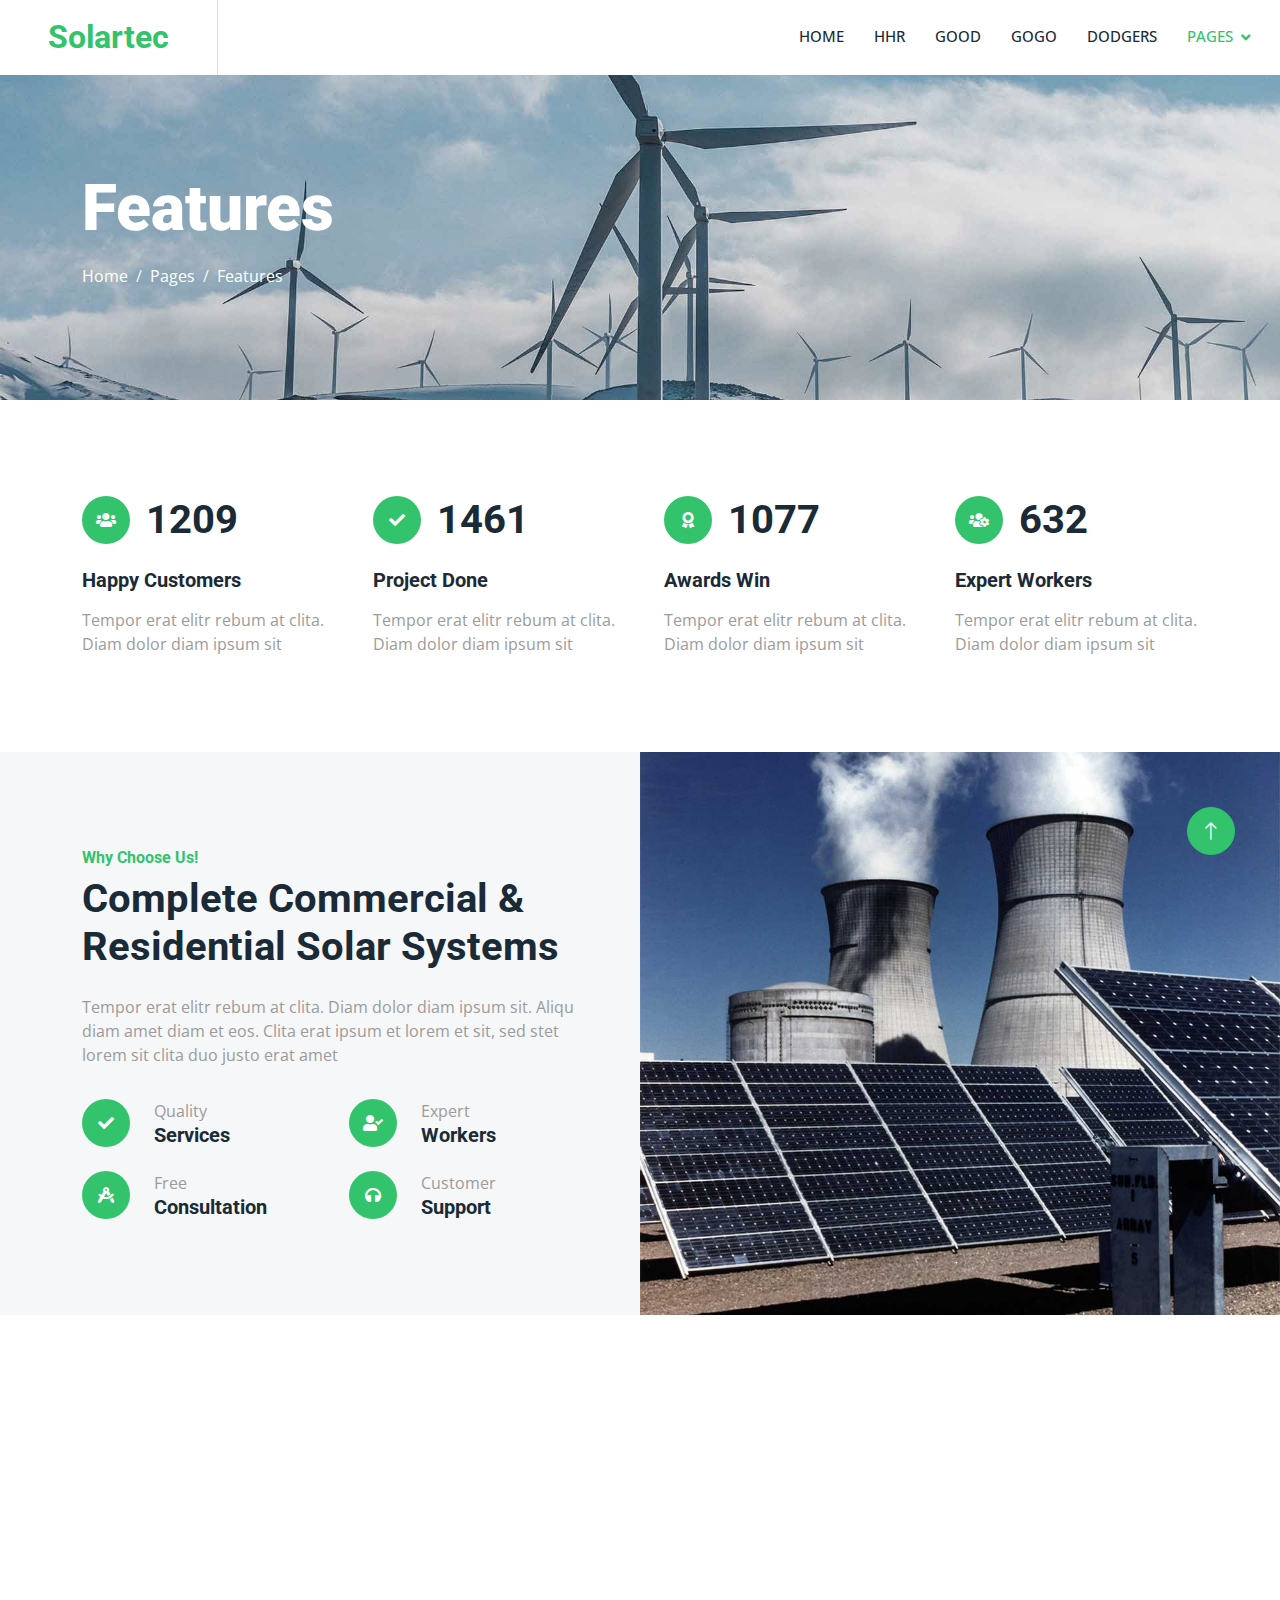
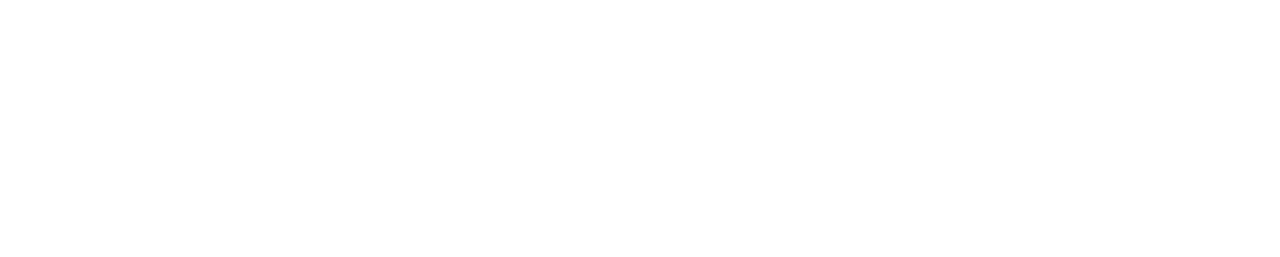
<file: 00fresh.html>
<!DOCTYPE html>
<html lang="en">

<head>
    <meta charset="utf-8">
    <title>道奇球隊介紹-黃楠哲</title>
    <meta content="width=device-width, initial-scale=1.0" name="viewport">
    <meta content="" name="keywords">
    <meta content="" name="description">

    <!-- Favicon -->
    <link href="img/favicon.ico" rel="icon">

    <!-- Google Web Fonts -->
    <link rel="preconnect" href="https://fonts.googleapis.com">
    <link rel="preconnect" href="https://fonts.gstatic.com" crossorigin>
    <link href="https://fonts.googleapis.com/css2?family=Open+Sans:wght@400;500&family=Roboto:wght@500;700;900&display=swap" rel="stylesheet"> 

    <!-- Icon Font Stylesheet -->
    <link href="https://cdnjs.cloudflare.com/ajax/libs/font-awesome/5.10.0/css/all.min.css" rel="stylesheet">
    <link href="https://cdn.jsdelivr.net/npm/bootstrap-icons@1.4.1/font/bootstrap-icons.css" rel="stylesheet">

    <!-- Libraries Stylesheet -->
    <link href="lib/animate/animate.min.css" rel="stylesheet">
    <link href="lib/owlcarousel/assets/owl.carousel.min.css" rel="stylesheet">
    <link href="lib/lightbox/css/lightbox.min.css" rel="stylesheet">

    <!-- Customized Bootstrap Stylesheet -->
    <link href="css/bootstrap.min.css" rel="stylesheet">

    <!-- Template Stylesheet -->
    <link href="css/style.css" rel="stylesheet">
</head>

<body>
    <!-- Spinner Start -->
    <div id="spinner" class="show bg-white position-fixed translate-middle w-100 vh-100 top-50 start-50 d-flex align-items-center justify-content-center">
        <div class="spinner-border text-primary" style="width: 3rem; height: 3rem;" role="status">
            <span class="sr-only">Loading...</span>
        </div>
    </div>
    <!-- Spinner End -->


    <!-- Topbar Start -->
   <!--  <div class="container-fluid bg-dark p-0">
        <div class="row gx-0 d-none d-lg-flex">
            <div class="col-lg-7 px-5 text-start">
                <div class="h-100 d-inline-flex align-items-center me-4">
                    <small class="fa fa-map-marker-alt text-primary me-2"></small>
                    <small>123 Street, New York, USA</small>
                </div>
                <div class="h-100 d-inline-flex align-items-center">
                    <small class="far fa-clock text-primary me-2"></small>
                    <small>Mon - Fri : 09.00 AM - 09.00 PM</small>
                </div>
            </div>
            <div class="col-lg-5 px-5 text-end">
                <div class="h-100 d-inline-flex align-items-center me-4">
                    <small class="fa fa-phone-alt text-primary me-2"></small>
                    <small>+012 345 6789</small>
                </div>
                <div class="h-100 d-inline-flex align-items-center mx-n2">
                    <a class="btn btn-square btn-link rounded-0 border-0 border-end border-secondary" href=""><i class="fab fa-facebook-f"></i></a>
                    <a class="btn btn-square btn-link rounded-0 border-0 border-end border-secondary" href=""><i class="fab fa-twitter"></i></a>
                    <a class="btn btn-square btn-link rounded-0 border-0 border-end border-secondary" href=""><i class="fab fa-linkedin-in"></i></a>
                    <a class="btn btn-square btn-link rounded-0" href=""><i class="fab fa-instagram"></i></a>
                </div>
            </div>
        </div>
    </div> -->
    <!-- Topbar End -->


    <!-- Navbar Start -->
    <nav class="navbar navbar-expand-lg bg-white navbar-light sticky-top p-0">
        <a href="index.html" class="navbar-brand d-flex align-items-center border-end px-4 px-lg-5">
            <h2 class="m-0 text-primary">Solartec</h2>
        </a>
        <button type="button" class="navbar-toggler me-4" data-bs-toggle="collapse" data-bs-target="#navbarCollapse">
            <span class="navbar-toggler-icon"></span>
        </button>
        <div class="collapse navbar-collapse" id="navbarCollapse">
            <div class="navbar-nav ms-auto p-4 p-lg-0">
                <a href="./index.html" class="nav-item nav-link ">Home</a>
                <a href="./00about.html" class="nav-item nav-link">HHr</a>
                <a href="./00knowledge.html" class="nav-item nav-link">good</a>
                <a href="./00contact.html" class="nav-item nav-link">gogo</a>
                <a href="./00knowledge copy 2.html" class="nav-item nav-link">dodgers</a>
                <div class="nav-item dropdown">
                    <a href="#" class="nav-link dropdown-toggle active " data-bs-toggle="dropdown">Pages</a>
                    
                    <div class="dropdown-menu bg-light m-0">
                        <a href="./00fresh.html" class="dropdown-item active">1</a>
                        <a href="./00part.html" class="dropdown-item">2</a>
                        <!-- <a href="team.html" class="dropdown-item">Our Team</a>
                        <a href="testimonial.html" class="dropdown-item">Testimonial</a>
                        <a href="404.html" class="dropdown-item">404 Page</a> -->
                    </div>
                </div>
                <!-- <a href="contact.html" class="nav-item nav-link">Contact</a> -->
            </div>
           <!--  <a href="" class="btn btn-primary rounded-0 py-4 px-lg-5 d-none d-lg-block">Get A Quote<i class="fa fa-arrow-right ms-3"></i></a> -->
        </div>
    </nav>
    <!-- Navbar End -->


    <!-- Page Header Start -->
    <div class="container-fluid page-header py-5 mb-5">
        <div class="container py-5">
            <h1 class="display-3 text-white mb-3 animated slideInDown">Features</h1>
            <nav aria-label="breadcrumb animated slideInDown">
                <ol class="breadcrumb">
                    <li class="breadcrumb-item"><a class="text-white" href="#">Home</a></li>
                    <li class="breadcrumb-item"><a class="text-white" href="#">Pages</a></li>
                    <li class="breadcrumb-item text-white active" aria-current="page">Features</li>
                </ol>
            </nav>
        </div>
    </div>
    <!-- Page Header End -->


    <!-- Feature Start -->
    <div class="container-xxl py-5">
        <div class="container">
            <div class="row g-5">
                <div class="col-md-6 col-lg-3 wow fadeIn" data-wow-delay="0.1s">
                    <div class="d-flex align-items-center mb-4">
                        <div class="btn-lg-square bg-primary rounded-circle me-3">
                            <i class="fa fa-users text-white"></i>
                        </div>
                        <h1 class="mb-0" data-toggle="counter-up">3453</h1>
                    </div>
                    <h5 class="mb-3">Happy Customers</h5>
                    <span>Tempor erat elitr rebum at clita. Diam dolor diam ipsum sit</span>
                </div>
                <div class="col-md-6 col-lg-3 wow fadeIn" data-wow-delay="0.3s">
                    <div class="d-flex align-items-center mb-4">
                        <div class="btn-lg-square bg-primary rounded-circle me-3">
                            <i class="fa fa-check text-white"></i>
                        </div>
                        <h1 class="mb-0" data-toggle="counter-up">4234</h1>
                    </div>
                    <h5 class="mb-3">Project Done</h5>
                    <span>Tempor erat elitr rebum at clita. Diam dolor diam ipsum sit</span>
                </div>
                <div class="col-md-6 col-lg-3 wow fadeIn" data-wow-delay="0.5s">
                    <div class="d-flex align-items-center mb-4">
                        <div class="btn-lg-square bg-primary rounded-circle me-3">
                            <i class="fa fa-award text-white"></i>
                        </div>
                        <h1 class="mb-0" data-toggle="counter-up">3123</h1>
                    </div>
                    <h5 class="mb-3">Awards Win</h5>
                    <span>Tempor erat elitr rebum at clita. Diam dolor diam ipsum sit</span>
                </div>
                <div class="col-md-6 col-lg-3 wow fadeIn" data-wow-delay="0.7s">
                    <div class="d-flex align-items-center mb-4">
                        <div class="btn-lg-square bg-primary rounded-circle me-3">
                            <i class="fa fa-users-cog text-white"></i>
                        </div>
                        <h1 class="mb-0" data-toggle="counter-up">1831</h1>
                    </div>
                    <h5 class="mb-3">Expert Workers</h5>
                    <span>Tempor erat elitr rebum at clita. Diam dolor diam ipsum sit</span>
                </div>
            </div>
        </div>
    </div>
    <!-- Feature Start -->


    <!-- Feature Start -->
    <div class="container-fluid bg-light overflow-hidden my-5 px-lg-0">
        <div class="container feature px-lg-0">
            <div class="row g-0 mx-lg-0">
                <div class="col-lg-6 feature-text py-5 wow fadeIn" data-wow-delay="0.1s">
                    <div class="p-lg-5 ps-lg-0">
                        <h6 class="text-primary">Why Choose Us!</h6>
                        <h1 class="mb-4">Complete Commercial & Residential Solar Systems</h1>
                        <p class="mb-4 pb-2">Tempor erat elitr rebum at clita. Diam dolor diam ipsum sit. Aliqu diam amet diam et eos. Clita erat ipsum et lorem et sit, sed stet lorem sit clita duo justo erat amet</p>
                        <div class="row g-4">
                            <div class="col-6">
                                <div class="d-flex align-items-center">
                                    <div class="btn-lg-square bg-primary rounded-circle">
                                        <i class="fa fa-check text-white"></i>
                                    </div>
                                    <div class="ms-4">
                                        <p class="mb-0">Quality</p>
                                        <h5 class="mb-0">Services</h5>
                                    </div>
                                </div>
                            </div>
                            <div class="col-6">
                                <div class="d-flex align-items-center">
                                    <div class="btn-lg-square bg-primary rounded-circle">
                                        <i class="fa fa-user-check text-white"></i>
                                    </div>
                                    <div class="ms-4">
                                        <p class="mb-0">Expert</p>
                                        <h5 class="mb-0">Workers</h5>
                                    </div>
                                </div>
                            </div>
                            <div class="col-6">
                                <div class="d-flex align-items-center">
                                    <div class="btn-lg-square bg-primary rounded-circle">
                                        <i class="fa fa-drafting-compass text-white"></i>
                                    </div>
                                    <div class="ms-4">
                                        <p class="mb-0">Free</p>
                                        <h5 class="mb-0">Consultation</h5>
                                    </div>
                                </div>
                            </div>
                            <div class="col-6">
                                <div class="d-flex align-items-center">
                                    <div class="btn-lg-square bg-primary rounded-circle">
                                        <i class="fa fa-headphones text-white"></i>
                                    </div>
                                    <div class="ms-4">
                                        <p class="mb-0">Customer</p>
                                        <h5 class="mb-0">Support</h5>
                                    </div>
                                </div>
                            </div>
                        </div>
                    </div>
                </div>
                <div class="col-lg-6 pe-lg-0 wow fadeIn" data-wow-delay="0.5s" style="min-height: 400px;">
                    <div class="position-relative h-100">
                        <img class="position-absolute img-fluid w-100 h-100" src="img/feature.jpg" style="object-fit: cover;" alt="">
                    </div>
                </div>
            </div>
        </div>
    </div>
    <!-- Feature End -->
        

    <!-- Footer Start -->
    <div class="container-fluid bg-dark text-body footer pt-5 wow fadeIn" data-wow-delay="0.1s" style="margin-top: 6rem;">
        <div class="container py-5">
            <div class="row g-5">
                <div class="col-lg-3 col-md-6">
                    <h5 class="text-white mb-4">聯絡方式</h5>
                    <p class="mb-2"><i class="fa fa-map-marker-alt me-3"></i>123 Street, New York, USA</p>
                    <p class="mb-2"><i class="fa fa-phone-alt me-3"></i>+012 345 67890</p>
                    <p class="mb-2"><i class="fa fa-envelope me-3"></i>info@example.com</p>
                    <div class="d-flex pt-2">
                        <a class="btn btn-square btn-outline-light btn-social" href=""><i class="fab fa-twitter"></i></a>
                        <a class="btn btn-square btn-outline-light btn-social" href=""><i class="fab fa-facebook-f"></i></a>
                        <a class="btn btn-square btn-outline-light btn-social" href=""><i class="fab fa-youtube"></i></a>
                        <a class="btn btn-square btn-outline-light btn-social" href=""><i class="fab fa-linkedin-in"></i></a>
                    </div>
                </div>
                <div class="col-lg-3 col-md-6">
                    <h5 class="text-white mb-4">Quick Links</h5>
                    <a class="btn btn-link" href="">About Us</a>
                    <a class="btn btn-link" href="">Contact Us</a>
                    <a class="btn btn-link" href="">Our Services</a>
                    <a class="btn btn-link" href="">Terms & Condition</a>
                    <a class="btn btn-link" href="">Support</a>
                </div>
                <div class="col-lg-3 col-md-6">
                    <h5 class="text-white mb-4">Project Gallery</h5>
                    <div class="row g-2">
                        <div class="col-4">
                            <img class="img-fluid rounded" src="img/gallery-1.jpg" alt="">
                        </div>
                        <div class="col-4">
                            <img class="img-fluid rounded" src="img/gallery-2.jpg" alt="">
                        </div>
                        <div class="col-4">
                            <img class="img-fluid rounded" src="img/gallery-3.jpg" alt="">
                        </div>
                        <div class="col-4">
                            <img class="img-fluid rounded" src="img/gallery-4.jpg" alt="">
                        </div>
                        <div class="col-4">
                            <img class="img-fluid rounded" src="img/gallery-5.jpg" alt="">
                        </div>
                        <div class="col-4">
                            <img class="img-fluid rounded" src="img/gallery-6.jpg" alt="">
                        </div>
                    </div>
                </div>
                <div class="col-lg-3 col-md-6">
                    <h5 class="text-white mb-4">Newsletter</h5>
                    <p>Dolor amet sit justo amet elitr clita ipsum elitr est.</p>
                    <div class="position-relative mx-auto" style="max-width: 400px;">
                        <input class="form-control border-0 w-100 py-3 ps-4 pe-5" type="text" placeholder="Your email">
                        <button type="button" class="btn btn-primary py-2 position-absolute top-0 end-0 mt-2 me-2">SignUp</button>
                    </div>
                </div>
            </div>
        </div>
        <div class="container">
            <div class="copyright">
                <div class="row">
                    <div class="col-md-6 text-center text-md-start mb-3 mb-md-0">
                        &copy; <a href="#">上課使用</a>, 別告我.
                    </div>
                    <div class="col-md-6 text-center text-md-end">
                        <!--/*** This template is free as long as you keep the footer author’s credit link/attribution link/backlink. If you'd like to use the template without the footer author’s credit link/attribution link/backlink, you can purchase the Credit Removal License from "https://htmlcodex.com/credit-removal". Thank you for your support. ***/-->
                        Designed By <a href="">黃楠哲</a>
                        <br>Distributed By: <a href="https://themewagon.com" target="_blank">ThemeWagon</a>
                    </div>
                </div>
            </div>
        </div>
    </div>
    <!-- Footer End -->


    <!-- Back to Top -->
    <a href="#" class="btn btn-lg btn-primary btn-lg-square rounded-circle back-to-top"><i class="bi bi-arrow-up"></i></a>


    <!-- JavaScript Libraries -->
    <script src="https://code.jquery.com/jquery-3.4.1.min.js"></script>
    <script src="https://cdn.jsdelivr.net/npm/bootstrap@5.0.0/dist/js/bootstrap.bundle.min.js"></script>
    <script src="lib/wow/wow.min.js"></script>
    <script src="lib/easing/easing.min.js"></script>
    <script src="lib/waypoints/waypoints.min.js"></script>
    <script src="lib/counterup/counterup.min.js"></script>
    <script src="lib/owlcarousel/owl.carousel.min.js"></script>
    <script src="lib/isotope/isotope.pkgd.min.js"></script>
    <script src="lib/lightbox/js/lightbox.min.js"></script>

    <!-- Template Javascript -->
    <script src="js/main.js"></script>
</body>

</html>
</file>
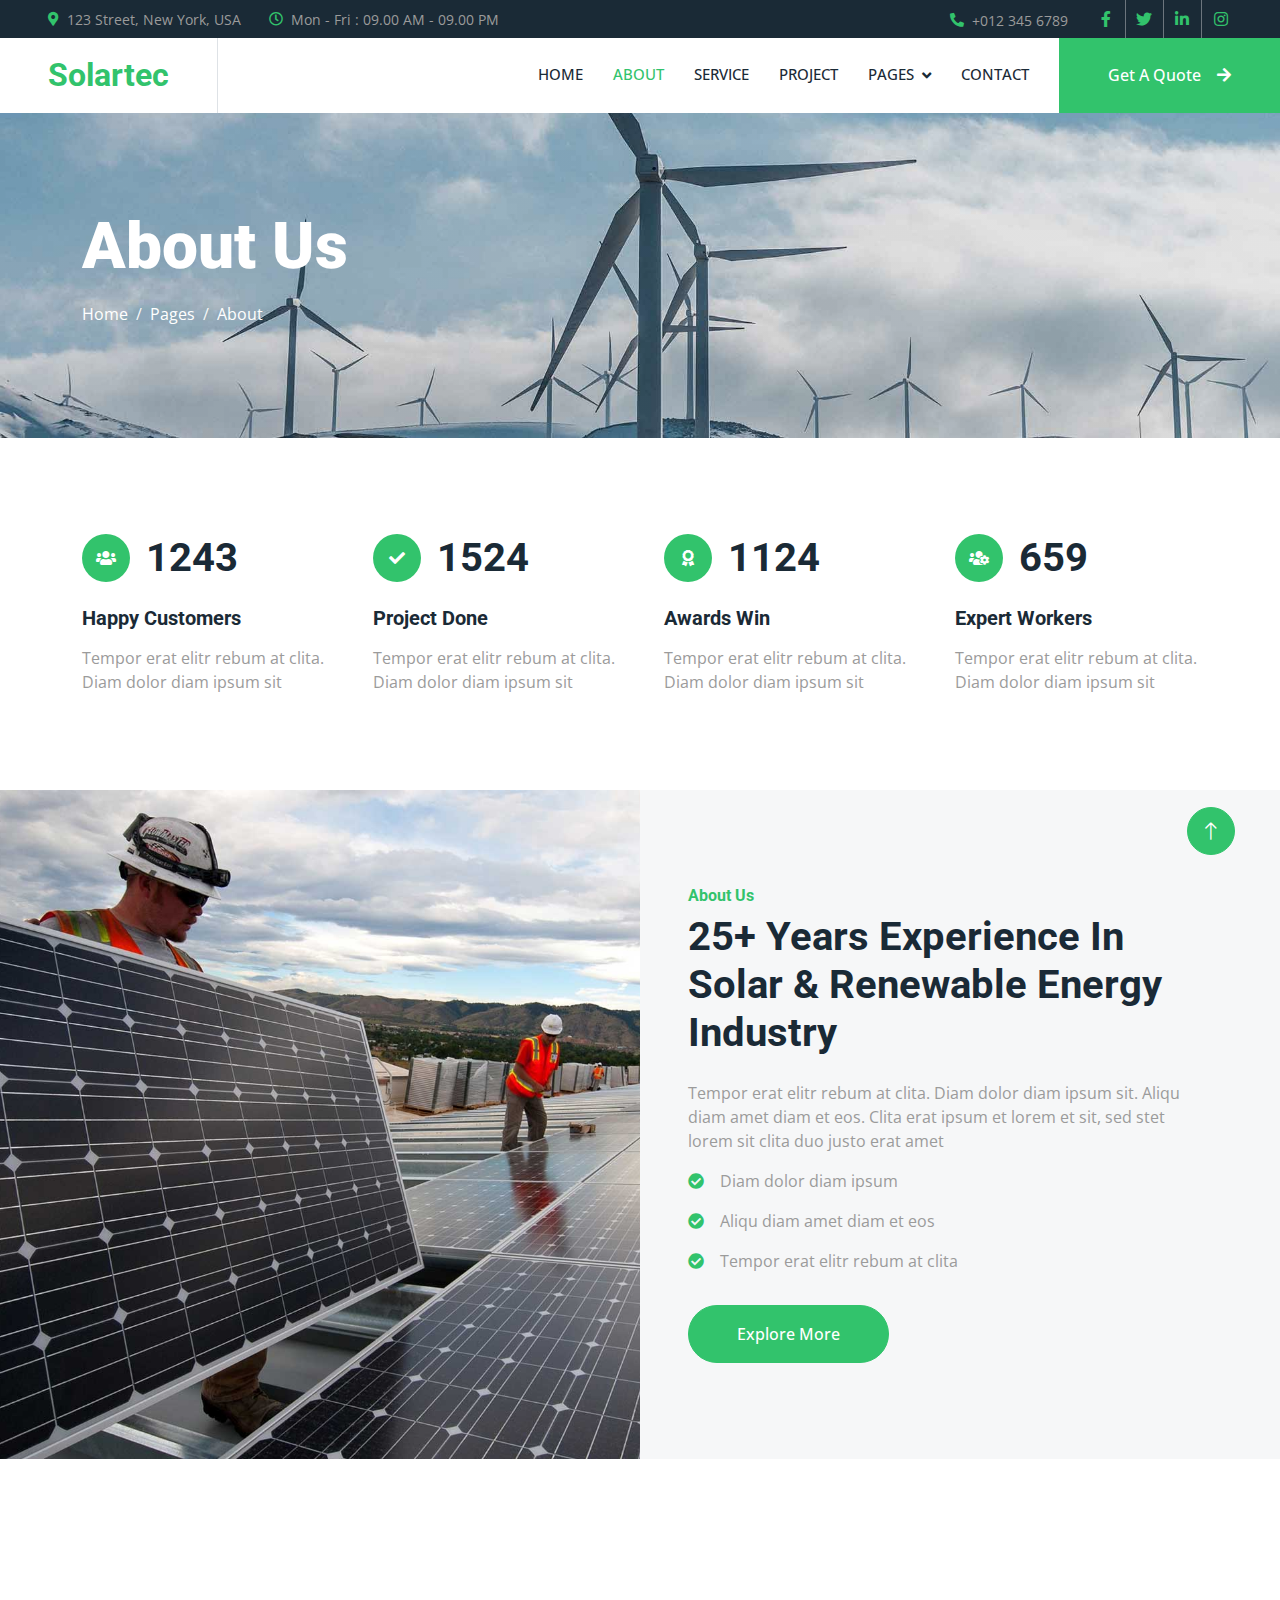
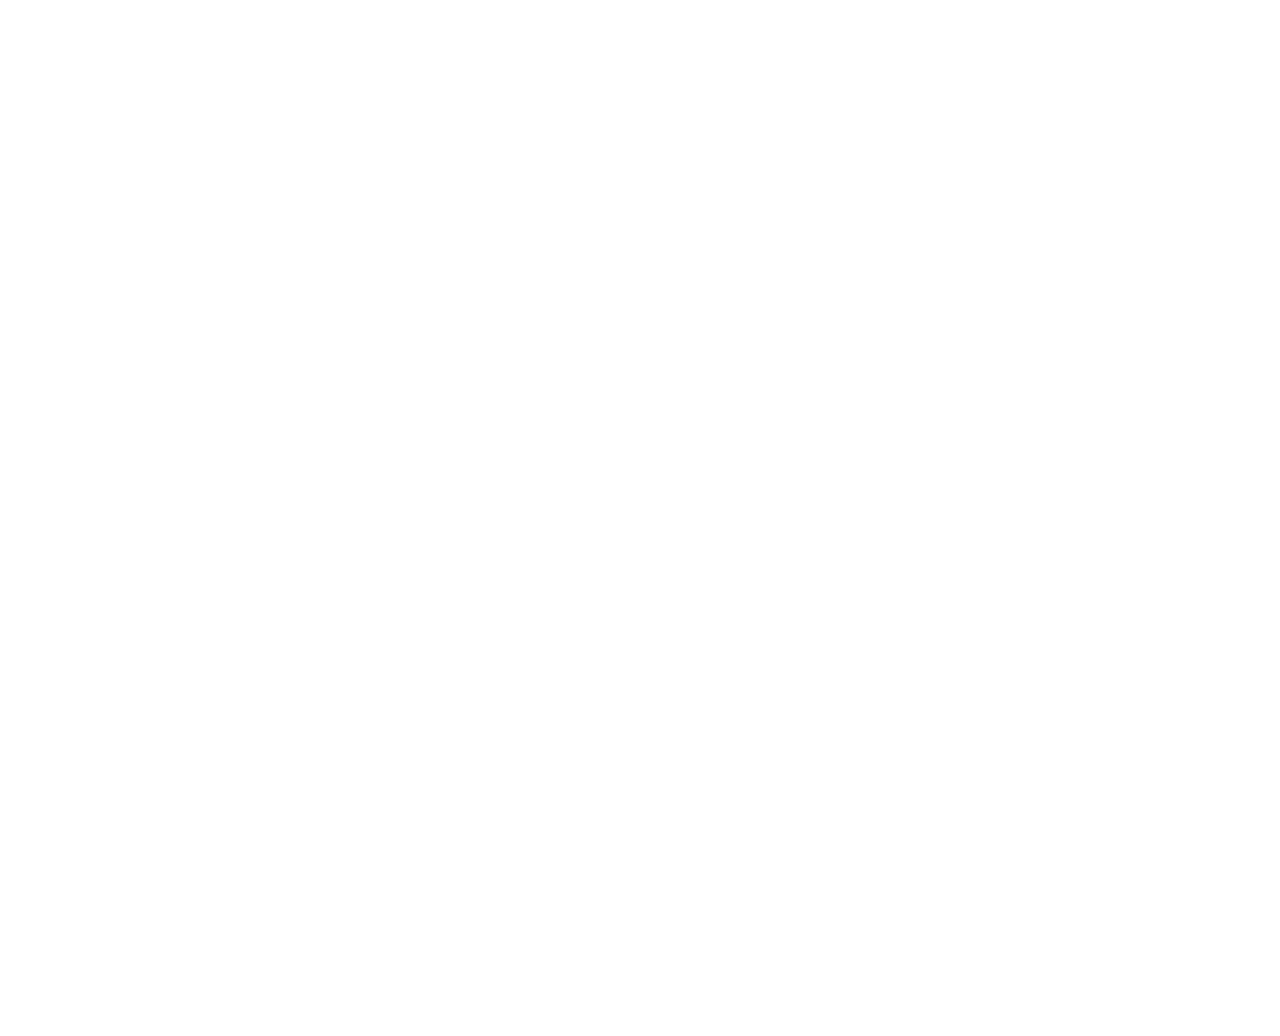
<file: about.html>
<!DOCTYPE html>
<html lang="en">

<head>
    <meta charset="utf-8">
    <title>Solartec - Renewable Energy Website Template</title>
    <meta content="width=device-width, initial-scale=1.0" name="viewport">
    <meta content="" name="keywords">
    <meta content="" name="description">

    <!-- Favicon -->
    <link href="img/favicon.ico" rel="icon">

    <!-- Google Web Fonts -->
    <link rel="preconnect" href="https://fonts.googleapis.com">
    <link rel="preconnect" href="https://fonts.gstatic.com" crossorigin>
    <link href="https://fonts.googleapis.com/css2?family=Open+Sans:wght@400;500&family=Roboto:wght@500;700;900&display=swap" rel="stylesheet"> 

    <!-- Icon Font Stylesheet -->
    <link href="https://cdnjs.cloudflare.com/ajax/libs/font-awesome/5.10.0/css/all.min.css" rel="stylesheet">
    <link href="https://cdn.jsdelivr.net/npm/bootstrap-icons@1.4.1/font/bootstrap-icons.css" rel="stylesheet">

    <!-- Libraries Stylesheet -->
    <link href="lib/animate/animate.min.css" rel="stylesheet">
    <link href="lib/owlcarousel/assets/owl.carousel.min.css" rel="stylesheet">
    <link href="lib/lightbox/css/lightbox.min.css" rel="stylesheet">

    <!-- Customized Bootstrap Stylesheet -->
    <link href="css/bootstrap.min.css" rel="stylesheet">

    <!-- Template Stylesheet -->
    <link href="css/style.css" rel="stylesheet">
</head>

<body>
    <!-- Spinner Start -->
    <div id="spinner" class="show bg-white position-fixed translate-middle w-100 vh-100 top-50 start-50 d-flex align-items-center justify-content-center">
        <div class="spinner-border text-primary" style="width: 3rem; height: 3rem;" role="status">
            <span class="sr-only">Loading...</span>
        </div>
    </div>
    <!-- Spinner End -->


    <!-- Topbar Start -->
    <div class="container-fluid bg-dark p-0">
        <div class="row gx-0 d-none d-lg-flex">
            <div class="col-lg-7 px-5 text-start">
                <div class="h-100 d-inline-flex align-items-center me-4">
                    <small class="fa fa-map-marker-alt text-primary me-2"></small>
                    <small>123 Street, New York, USA</small>
                </div>
                <div class="h-100 d-inline-flex align-items-center">
                    <small class="far fa-clock text-primary me-2"></small>
                    <small>Mon - Fri : 09.00 AM - 09.00 PM</small>
                </div>
            </div>
            <div class="col-lg-5 px-5 text-end">
                <div class="h-100 d-inline-flex align-items-center me-4">
                    <small class="fa fa-phone-alt text-primary me-2"></small>
                    <small>+012 345 6789</small>
                </div>
                <div class="h-100 d-inline-flex align-items-center mx-n2">
                    <a class="btn btn-square btn-link rounded-0 border-0 border-end border-secondary" href=""><i class="fab fa-facebook-f"></i></a>
                    <a class="btn btn-square btn-link rounded-0 border-0 border-end border-secondary" href=""><i class="fab fa-twitter"></i></a>
                    <a class="btn btn-square btn-link rounded-0 border-0 border-end border-secondary" href=""><i class="fab fa-linkedin-in"></i></a>
                    <a class="btn btn-square btn-link rounded-0" href=""><i class="fab fa-instagram"></i></a>
                </div>
            </div>
        </div>
    </div>
    <!-- Topbar End -->


    <!-- Navbar Start -->
    <nav class="navbar navbar-expand-lg bg-white navbar-light sticky-top p-0">
        <a href="index.html" class="navbar-brand d-flex align-items-center border-end px-4 px-lg-5">
            <h2 class="m-0 text-primary">Solartec</h2>
        </a>
        <button type="button" class="navbar-toggler me-4" data-bs-toggle="collapse" data-bs-target="#navbarCollapse">
            <span class="navbar-toggler-icon"></span>
        </button>
        <div class="collapse navbar-collapse" id="navbarCollapse">
            <div class="navbar-nav ms-auto p-4 p-lg-0">
                <a href="index.html" class="nav-item nav-link">Home</a>
                <a href="about.html" class="nav-item nav-link active">About</a>
                <a href="service.html" class="nav-item nav-link">Service</a>
                <a href="project.html" class="nav-item nav-link">Project</a>
                <div class="nav-item dropdown">
                    <a href="#" class="nav-link dropdown-toggle" data-bs-toggle="dropdown">Pages</a>
                    <div class="dropdown-menu bg-light m-0">
                        <a href="feature.html" class="dropdown-item">Feature</a>
                        <a href="quote.html" class="dropdown-item">Free Quote</a>
                        <a href="team.html" class="dropdown-item">Our Team</a>
                        <a href="testimonial.html" class="dropdown-item">Testimonial</a>
                        <a href="404.html" class="dropdown-item">404 Page</a>
                    </div>
                </div>
                <a href="contact.html" class="nav-item nav-link">Contact</a>
            </div>
            <a href="" class="btn btn-primary rounded-0 py-4 px-lg-5 d-none d-lg-block">Get A Quote<i class="fa fa-arrow-right ms-3"></i></a>
        </div>
    </nav>
    <!-- Navbar End -->


    <!-- Page Header Start -->
    <div class="container-fluid page-header py-5 mb-5">
        <div class="container py-5">
            <h1 class="display-3 text-white mb-3 animated slideInDown">About Us</h1>
            <nav aria-label="breadcrumb animated slideInDown">
                <ol class="breadcrumb">
                    <li class="breadcrumb-item"><a class="text-white" href="#">Home</a></li>
                    <li class="breadcrumb-item"><a class="text-white" href="#">Pages</a></li>
                    <li class="breadcrumb-item text-white active" aria-current="page">About</li>
                </ol>
            </nav>
        </div>
    </div>
    <!-- Page Header End -->


    <!-- Feature Start -->
    <div class="container-xxl py-5">
        <div class="container">
            <div class="row g-5">
                <div class="col-md-6 col-lg-3 wow fadeIn" data-wow-delay="0.1s">
                    <div class="d-flex align-items-center mb-4">
                        <div class="btn-lg-square bg-primary rounded-circle me-3">
                            <i class="fa fa-users text-white"></i>
                        </div>
                        <h1 class="mb-0" data-toggle="counter-up">3453</h1>
                    </div>
                    <h5 class="mb-3">Happy Customers</h5>
                    <span>Tempor erat elitr rebum at clita. Diam dolor diam ipsum sit</span>
                </div>
                <div class="col-md-6 col-lg-3 wow fadeIn" data-wow-delay="0.3s">
                    <div class="d-flex align-items-center mb-4">
                        <div class="btn-lg-square bg-primary rounded-circle me-3">
                            <i class="fa fa-check text-white"></i>
                        </div>
                        <h1 class="mb-0" data-toggle="counter-up">4234</h1>
                    </div>
                    <h5 class="mb-3">Project Done</h5>
                    <span>Tempor erat elitr rebum at clita. Diam dolor diam ipsum sit</span>
                </div>
                <div class="col-md-6 col-lg-3 wow fadeIn" data-wow-delay="0.5s">
                    <div class="d-flex align-items-center mb-4">
                        <div class="btn-lg-square bg-primary rounded-circle me-3">
                            <i class="fa fa-award text-white"></i>
                        </div>
                        <h1 class="mb-0" data-toggle="counter-up">3123</h1>
                    </div>
                    <h5 class="mb-3">Awards Win</h5>
                    <span>Tempor erat elitr rebum at clita. Diam dolor diam ipsum sit</span>
                </div>
                <div class="col-md-6 col-lg-3 wow fadeIn" data-wow-delay="0.7s">
                    <div class="d-flex align-items-center mb-4">
                        <div class="btn-lg-square bg-primary rounded-circle me-3">
                            <i class="fa fa-users-cog text-white"></i>
                        </div>
                        <h1 class="mb-0" data-toggle="counter-up">1831</h1>
                    </div>
                    <h5 class="mb-3">Expert Workers</h5>
                    <span>Tempor erat elitr rebum at clita. Diam dolor diam ipsum sit</span>
                </div>
            </div>
        </div>
    </div>
    <!-- Feature Start -->
    

    <!-- About Start -->
    <div class="container-fluid bg-light overflow-hidden my-5 px-lg-0">
        <div class="container about px-lg-0">
            <div class="row g-0 mx-lg-0">
                <div class="col-lg-6 ps-lg-0 wow fadeIn" data-wow-delay="0.1s" style="min-height: 400px;">
                    <div class="position-relative h-100">
                        <img class="position-absolute img-fluid w-100 h-100" src="img/about.jpg" style="object-fit: cover;" alt="">
                    </div>
                </div>
                <div class="col-lg-6 about-text py-5 wow fadeIn" data-wow-delay="0.5s">
                    <div class="p-lg-5 pe-lg-0">
                        <h6 class="text-primary">About Us</h6>
                        <h1 class="mb-4">25+ Years Experience In Solar & Renewable Energy Industry</h1>
                        <p>Tempor erat elitr rebum at clita. Diam dolor diam ipsum sit. Aliqu diam amet diam et eos. Clita erat ipsum et lorem et sit, sed stet lorem sit clita duo justo erat amet</p>
                        <p><i class="fa fa-check-circle text-primary me-3"></i>Diam dolor diam ipsum</p>
                        <p><i class="fa fa-check-circle text-primary me-3"></i>Aliqu diam amet diam et eos</p>
                        <p><i class="fa fa-check-circle text-primary me-3"></i>Tempor erat elitr rebum at clita</p>
                        <a href="" class="btn btn-primary rounded-pill py-3 px-5 mt-3">Explore More</a>
                    </div>
                </div>
            </div>
        </div>
    </div>
    <!-- About End -->


    <!-- Team Start -->
    <div class="container-xxl py-5">
        <div class="container">
            <div class="text-center mx-auto mb-5 wow fadeInUp" data-wow-delay="0.1s" style="max-width: 600px;">
                <h6 class="text-primary">Team Member</h6>
                <h1 class="mb-4">Experienced Team Members</h1>
            </div>
            <div class="row g-4">
                <div class="col-lg-4 col-md-6 wow fadeInUp" data-wow-delay="0.1s">
                    <div class="team-item rounded overflow-hidden">
                        <div class="d-flex">
                            <img class="img-fluid w-75" src="img/team-1.jpg" alt="">
                            <div class="team-social w-25">
                                <a class="btn btn-lg-square btn-outline-primary rounded-circle mt-3" href=""><i class="fab fa-facebook-f"></i></a>
                                <a class="btn btn-lg-square btn-outline-primary rounded-circle mt-3" href=""><i class="fab fa-twitter"></i></a>
                                <a class="btn btn-lg-square btn-outline-primary rounded-circle mt-3" href=""><i class="fab fa-instagram"></i></a>
                            </div>
                        </div>
                        <div class="p-4">
                            <h5>Full Name</h5>
                            <span>Designation</span>
                        </div>
                    </div>
                </div>
                <div class="col-lg-4 col-md-6 wow fadeInUp" data-wow-delay="0.3s">
                    <div class="team-item rounded overflow-hidden">
                        <div class="d-flex">
                            <img class="img-fluid w-75" src="img/team-2.jpg" alt="">
                            <div class="team-social w-25">
                                <a class="btn btn-lg-square btn-outline-primary rounded-circle mt-3" href=""><i class="fab fa-facebook-f"></i></a>
                                <a class="btn btn-lg-square btn-outline-primary rounded-circle mt-3" href=""><i class="fab fa-twitter"></i></a>
                                <a class="btn btn-lg-square btn-outline-primary rounded-circle mt-3" href=""><i class="fab fa-instagram"></i></a>
                            </div>
                        </div>
                        <div class="p-4">
                            <h5>Full Name</h5>
                            <span>Designation</span>
                        </div>
                    </div>
                </div>
                <div class="col-lg-4 col-md-6 wow fadeInUp" data-wow-delay="0.5s">
                    <div class="team-item rounded overflow-hidden">
                        <div class="d-flex">
                            <img class="img-fluid w-75" src="img/team-3.jpg" alt="">
                            <div class="team-social w-25">
                                <a class="btn btn-lg-square btn-outline-primary rounded-circle mt-3" href=""><i class="fab fa-facebook-f"></i></a>
                                <a class="btn btn-lg-square btn-outline-primary rounded-circle mt-3" href=""><i class="fab fa-twitter"></i></a>
                                <a class="btn btn-lg-square btn-outline-primary rounded-circle mt-3" href=""><i class="fab fa-instagram"></i></a>
                            </div>
                        </div>
                        <div class="p-4">
                            <h5>Full Name</h5>
                            <span>Designation</span>
                        </div>
                    </div>
                </div>
            </div>
        </div>
    </div>
    <!-- Team End -->
        

    <!-- Footer Start -->
    <div class="container-fluid bg-dark text-body footer mt-5 pt-5 wow fadeIn" data-wow-delay="0.1s">
        <div class="container py-5">
            <div class="row g-5">
                <div class="col-lg-3 col-md-6">
                    <h5 class="text-white mb-4">Address</h5>
                    <p class="mb-2"><i class="fa fa-map-marker-alt me-3"></i>123 Street, New York, USA</p>
                    <p class="mb-2"><i class="fa fa-phone-alt me-3"></i>+012 345 67890</p>
                    <p class="mb-2"><i class="fa fa-envelope me-3"></i>info@example.com</p>
                    <div class="d-flex pt-2">
                        <a class="btn btn-square btn-outline-light btn-social" href=""><i class="fab fa-twitter"></i></a>
                        <a class="btn btn-square btn-outline-light btn-social" href=""><i class="fab fa-facebook-f"></i></a>
                        <a class="btn btn-square btn-outline-light btn-social" href=""><i class="fab fa-youtube"></i></a>
                        <a class="btn btn-square btn-outline-light btn-social" href=""><i class="fab fa-linkedin-in"></i></a>
                    </div>
                </div>
                <div class="col-lg-3 col-md-6">
                    <h5 class="text-white mb-4">Quick Links</h5>
                    <a class="btn btn-link" href="">About Us</a>
                    <a class="btn btn-link" href="">Contact Us</a>
                    <a class="btn btn-link" href="">Our Services</a>
                    <a class="btn btn-link" href="">Terms & Condition</a>
                    <a class="btn btn-link" href="">Support</a>
                </div>
                <div class="col-lg-3 col-md-6">
                    <h5 class="text-white mb-4">Project Gallery</h5>
                    <div class="row g-2">
                        <div class="col-4">
                            <img class="img-fluid rounded" src="img/gallery-1.jpg" alt="">
                        </div>
                        <div class="col-4">
                            <img class="img-fluid rounded" src="img/gallery-2.jpg" alt="">
                        </div>
                        <div class="col-4">
                            <img class="img-fluid rounded" src="img/gallery-3.jpg" alt="">
                        </div>
                        <div class="col-4">
                            <img class="img-fluid rounded" src="img/gallery-4.jpg" alt="">
                        </div>
                        <div class="col-4">
                            <img class="img-fluid rounded" src="img/gallery-5.jpg" alt="">
                        </div>
                        <div class="col-4">
                            <img class="img-fluid rounded" src="img/gallery-6.jpg" alt="">
                        </div>
                    </div>
                </div>
                <div class="col-lg-3 col-md-6">
                    <h5 class="text-white mb-4">Newsletter</h5>
                    <p>Dolor amet sit justo amet elitr clita ipsum elitr est.</p>
                    <div class="position-relative mx-auto" style="max-width: 400px;">
                        <input class="form-control border-0 w-100 py-3 ps-4 pe-5" type="text" placeholder="Your email">
                        <button type="button" class="btn btn-primary py-2 position-absolute top-0 end-0 mt-2 me-2">SignUp</button>
                    </div>
                </div>
            </div>
        </div>
        <div class="container">
            <div class="copyright">
                <div class="row">
                    <div class="col-md-6 text-center text-md-start mb-3 mb-md-0">
                        &copy; <a href="#">Your Site Name</a>, All Right Reserved.
                    </div>
                    <div class="col-md-6 text-center text-md-end">
                        <!--/*** This template is free as long as you keep the footer author’s credit link/attribution link/backlink. If you'd like to use the template without the footer author’s credit link/attribution link/backlink, you can purchase the Credit Removal License from "https://htmlcodex.com/credit-removal". Thank you for your support. ***/-->
                        Designed By <a href="https://htmlcodex.com">HTML Codex</a>
                        <br>Distributed By: <a href="https://themewagon.com" target="_blank">ThemeWagon</a>
                    </div>
                </div>
            </div>
        </div>
    </div>
    <!-- Footer End -->


    <!-- Back to Top -->
    <a href="#" class="btn btn-lg btn-primary btn-lg-square rounded-circle back-to-top"><i class="bi bi-arrow-up"></i></a>


    <!-- JavaScript Libraries -->
    <script src="https://code.jquery.com/jquery-3.4.1.min.js"></script>
    <script src="https://cdn.jsdelivr.net/npm/bootstrap@5.0.0/dist/js/bootstrap.bundle.min.js"></script>
    <script src="lib/wow/wow.min.js"></script>
    <script src="lib/easing/easing.min.js"></script>
    <script src="lib/waypoints/waypoints.min.js"></script>
    <script src="lib/counterup/counterup.min.js"></script>
    <script src="lib/owlcarousel/owl.carousel.min.js"></script>
    <script src="lib/isotope/isotope.pkgd.min.js"></script>
    <script src="lib/lightbox/js/lightbox.min.js"></script>

    <!-- Template Javascript -->
    <script src="js/main.js"></script>
</body>

</html>
</file>
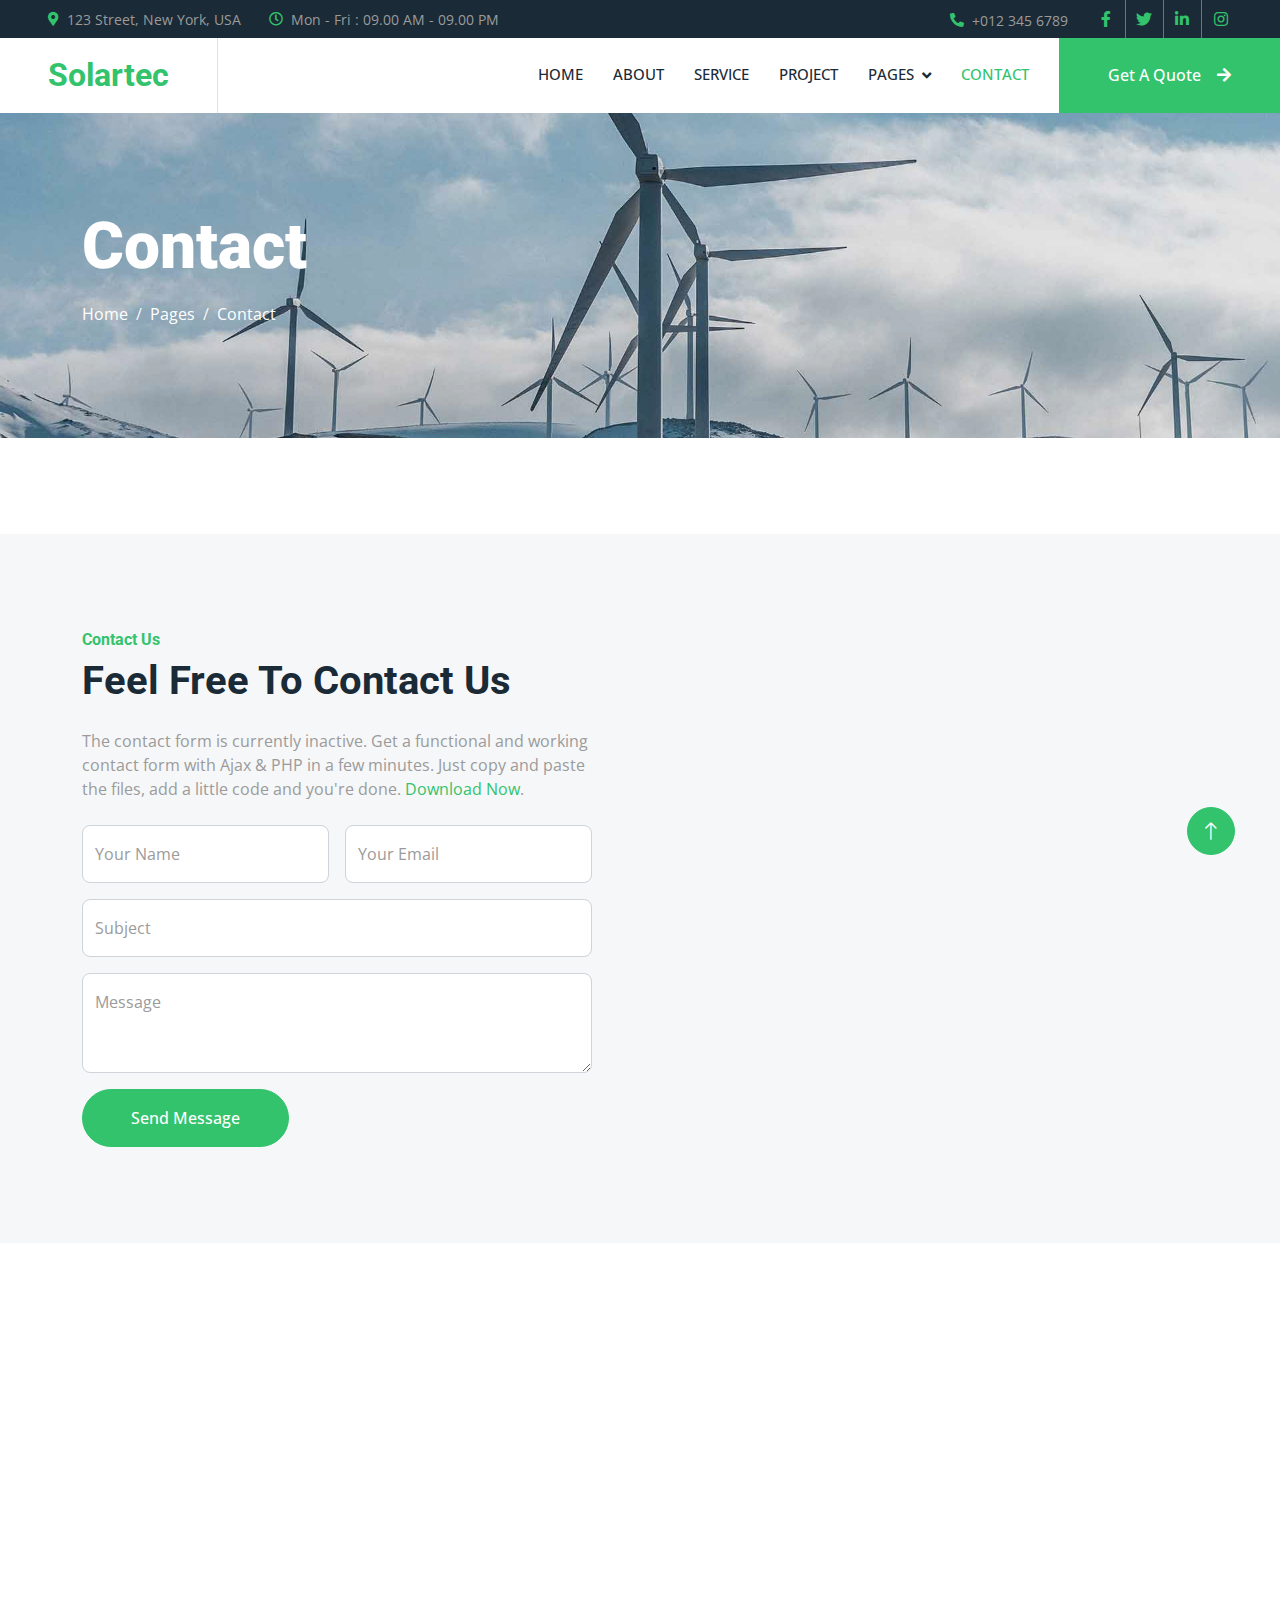
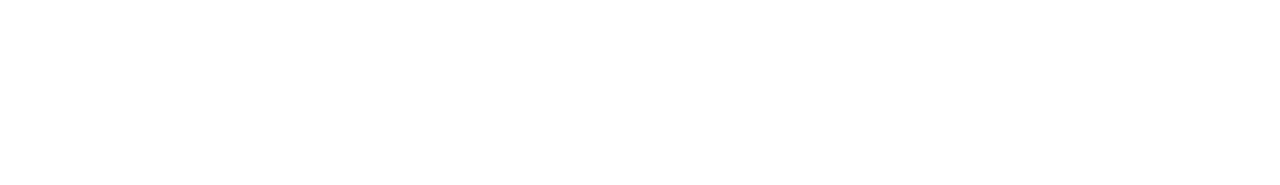
<file: contact.html>
<!DOCTYPE html>
<html lang="en">

<head>
    <meta charset="utf-8">
    <title>Solartec - Renewable Energy Website Template</title>
    <meta content="width=device-width, initial-scale=1.0" name="viewport">
    <meta content="" name="keywords">
    <meta content="" name="description">

    <!-- Favicon -->
    <link href="img/favicon.ico" rel="icon">

    <!-- Google Web Fonts -->
    <link rel="preconnect" href="https://fonts.googleapis.com">
    <link rel="preconnect" href="https://fonts.gstatic.com" crossorigin>
    <link href="https://fonts.googleapis.com/css2?family=Open+Sans:wght@400;500&family=Roboto:wght@500;700;900&display=swap" rel="stylesheet"> 

    <!-- Icon Font Stylesheet -->
    <link href="https://cdnjs.cloudflare.com/ajax/libs/font-awesome/5.10.0/css/all.min.css" rel="stylesheet">
    <link href="https://cdn.jsdelivr.net/npm/bootstrap-icons@1.4.1/font/bootstrap-icons.css" rel="stylesheet">

    <!-- Libraries Stylesheet -->
    <link href="lib/animate/animate.min.css" rel="stylesheet">
    <link href="lib/owlcarousel/assets/owl.carousel.min.css" rel="stylesheet">
    <link href="lib/lightbox/css/lightbox.min.css" rel="stylesheet">

    <!-- Customized Bootstrap Stylesheet -->
    <link href="css/bootstrap.min.css" rel="stylesheet">

    <!-- Template Stylesheet -->
    <link href="css/style.css" rel="stylesheet">
</head>

<body>
    <!-- Spinner Start -->
    <div id="spinner" class="show bg-white position-fixed translate-middle w-100 vh-100 top-50 start-50 d-flex align-items-center justify-content-center">
        <div class="spinner-border text-primary" style="width: 3rem; height: 3rem;" role="status">
            <span class="sr-only">Loading...</span>
        </div>
    </div>
    <!-- Spinner End -->


    <!-- Topbar Start -->
    <div class="container-fluid bg-dark p-0">
        <div class="row gx-0 d-none d-lg-flex">
            <div class="col-lg-7 px-5 text-start">
                <div class="h-100 d-inline-flex align-items-center me-4">
                    <small class="fa fa-map-marker-alt text-primary me-2"></small>
                    <small>123 Street, New York, USA</small>
                </div>
                <div class="h-100 d-inline-flex align-items-center">
                    <small class="far fa-clock text-primary me-2"></small>
                    <small>Mon - Fri : 09.00 AM - 09.00 PM</small>
                </div>
            </div>
            <div class="col-lg-5 px-5 text-end">
                <div class="h-100 d-inline-flex align-items-center me-4">
                    <small class="fa fa-phone-alt text-primary me-2"></small>
                    <small>+012 345 6789</small>
                </div>
                <div class="h-100 d-inline-flex align-items-center mx-n2">
                    <a class="btn btn-square btn-link rounded-0 border-0 border-end border-secondary" href=""><i class="fab fa-facebook-f"></i></a>
                    <a class="btn btn-square btn-link rounded-0 border-0 border-end border-secondary" href=""><i class="fab fa-twitter"></i></a>
                    <a class="btn btn-square btn-link rounded-0 border-0 border-end border-secondary" href=""><i class="fab fa-linkedin-in"></i></a>
                    <a class="btn btn-square btn-link rounded-0" href=""><i class="fab fa-instagram"></i></a>
                </div>
            </div>
        </div>
    </div>
    <!-- Topbar End -->


    <!-- Navbar Start -->
    <nav class="navbar navbar-expand-lg bg-white navbar-light sticky-top p-0">
        <a href="index.html" class="navbar-brand d-flex align-items-center border-end px-4 px-lg-5">
            <h2 class="m-0 text-primary">Solartec</h2>
        </a>
        <button type="button" class="navbar-toggler me-4" data-bs-toggle="collapse" data-bs-target="#navbarCollapse">
            <span class="navbar-toggler-icon"></span>
        </button>
        <div class="collapse navbar-collapse" id="navbarCollapse">
            <div class="navbar-nav ms-auto p-4 p-lg-0">
                <a href="index.html" class="nav-item nav-link">Home</a>
                <a href="about.html" class="nav-item nav-link">About</a>
                <a href="service.html" class="nav-item nav-link">Service</a>
                <a href="project.html" class="nav-item nav-link">Project</a>
                <div class="nav-item dropdown">
                    <a href="#" class="nav-link dropdown-toggle" data-bs-toggle="dropdown">Pages</a>
                    <div class="dropdown-menu bg-light m-0">
                        <a href="feature.html" class="dropdown-item">Feature</a>
                        <a href="quote.html" class="dropdown-item">Free Quote</a>
                        <a href="team.html" class="dropdown-item">Our Team</a>
                        <a href="testimonial.html" class="dropdown-item">Testimonial</a>
                        <a href="404.html" class="dropdown-item">404 Page</a>
                    </div>
                </div>
                <a href="contact.html" class="nav-item nav-link active">Contact</a>
            </div>
            <a href="" class="btn btn-primary rounded-0 py-4 px-lg-5 d-none d-lg-block">Get A Quote<i class="fa fa-arrow-right ms-3"></i></a>
        </div>
    </nav>
    <!-- Navbar End -->


    <!-- Page Header Start -->
    <div class="container-fluid page-header py-5 mb-5">
        <div class="container py-5">
            <h1 class="display-3 text-white mb-3 animated slideInDown">Contact</h1>
            <nav aria-label="breadcrumb animated slideInDown">
                <ol class="breadcrumb">
                    <li class="breadcrumb-item"><a class="text-white" href="#">Home</a></li>
                    <li class="breadcrumb-item"><a class="text-white" href="#">Pages</a></li>
                    <li class="breadcrumb-item text-white active" aria-current="page">Contact</li>
                </ol>
            </nav>
        </div>
    </div>
    <!-- Page Header End -->


    <!-- Contact Start -->
    <div class="container-fluid bg-light overflow-hidden px-lg-0" style="margin: 6rem 0;">
        <div class="container contact px-lg-0">
            <div class="row g-0 mx-lg-0">
                <div class="col-lg-6 contact-text py-5 wow fadeIn" data-wow-delay="0.5s">
                    <div class="p-lg-5 ps-lg-0">
                        <h6 class="text-primary">Contact Us</h6>
                        <h1 class="mb-4">Feel Free To Contact Us</h1>
                        <p class="mb-4">The contact form is currently inactive. Get a functional and working contact form with Ajax & PHP in a few minutes. Just copy and paste the files, add a little code and you're done. <a href="https://htmlcodex.com/contact-form">Download Now</a>.</p>
                        <form>
                            <div class="row g-3">
                                <div class="col-md-6">
                                    <div class="form-floating">
                                        <input type="text" class="form-control" id="name" placeholder="Your Name">
                                        <label for="name">Your Name</label>
                                    </div>
                                </div>
                                <div class="col-md-6">
                                    <div class="form-floating">
                                        <input type="email" class="form-control" id="email" placeholder="Your Email">
                                        <label for="email">Your Email</label>
                                    </div>
                                </div>
                                <div class="col-12">
                                    <div class="form-floating">
                                        <input type="text" class="form-control" id="subject" placeholder="Subject">
                                        <label for="subject">Subject</label>
                                    </div>
                                </div>
                                <div class="col-12">
                                    <div class="form-floating">
                                        <textarea class="form-control" placeholder="Leave a message here" id="message" style="height: 100px"></textarea>
                                        <label for="message">Message</label>
                                    </div>
                                </div>
                                <div class="col-12">
                                    <button class="btn btn-primary rounded-pill py-3 px-5" type="submit">Send Message</button>
                                </div>
                            </div>
                        </form>
                    </div>
                </div>
                <div class="col-lg-6 pe-lg-0" style="min-height: 400px;">
                    <div class="position-relative h-100">
                        <iframe class="position-absolute w-100 h-100" style="object-fit: cover;"
                        src="https://www.google.com/maps/embed?pb=!1m18!1m12!1m3!1d3001156.4288297426!2d-78.01371936852176!3d42.72876761954724!2m3!1f0!2f0!3f0!3m2!1i1024!2i768!4f13.1!3m3!1m2!1s0x4ccc4bf0f123a5a9%3A0xddcfc6c1de189567!2sNew%20York%2C%20USA!5e0!3m2!1sen!2sbd!4v1603794290143!5m2!1sen!2sbd"
                        frameborder="0" allowfullscreen="" aria-hidden="false"
                        tabindex="0"></iframe>
                    </div>
                </div>
            </div>
        </div>
    </div>
    <!-- Contact End -->


    <!-- Footer Start -->
    <div class="container-fluid bg-dark text-body footer mt-5 pt-5 wow fadeIn" data-wow-delay="0.1s">
        <div class="container py-5">
            <div class="row g-5">
                <div class="col-lg-3 col-md-6">
                    <h5 class="text-white mb-4">Address</h5>
                    <p class="mb-2"><i class="fa fa-map-marker-alt me-3"></i>123 Street, New York, USA</p>
                    <p class="mb-2"><i class="fa fa-phone-alt me-3"></i>+012 345 67890</p>
                    <p class="mb-2"><i class="fa fa-envelope me-3"></i>info@example.com</p>
                    <div class="d-flex pt-2">
                        <a class="btn btn-square btn-outline-light btn-social" href=""><i class="fab fa-twitter"></i></a>
                        <a class="btn btn-square btn-outline-light btn-social" href=""><i class="fab fa-facebook-f"></i></a>
                        <a class="btn btn-square btn-outline-light btn-social" href=""><i class="fab fa-youtube"></i></a>
                        <a class="btn btn-square btn-outline-light btn-social" href=""><i class="fab fa-linkedin-in"></i></a>
                    </div>
                </div>
                <div class="col-lg-3 col-md-6">
                    <h5 class="text-white mb-4">Quick Links</h5>
                    <a class="btn btn-link" href="">About Us</a>
                    <a class="btn btn-link" href="">Contact Us</a>
                    <a class="btn btn-link" href="">Our Services</a>
                    <a class="btn btn-link" href="">Terms & Condition</a>
                    <a class="btn btn-link" href="">Support</a>
                </div>
                <div class="col-lg-3 col-md-6">
                    <h5 class="text-white mb-4">Project Gallery</h5>
                    <div class="row g-2">
                        <div class="col-4">
                            <img class="img-fluid rounded" src="img/gallery-1.jpg" alt="">
                        </div>
                        <div class="col-4">
                            <img class="img-fluid rounded" src="img/gallery-2.jpg" alt="">
                        </div>
                        <div class="col-4">
                            <img class="img-fluid rounded" src="img/gallery-3.jpg" alt="">
                        </div>
                        <div class="col-4">
                            <img class="img-fluid rounded" src="img/gallery-4.jpg" alt="">
                        </div>
                        <div class="col-4">
                            <img class="img-fluid rounded" src="img/gallery-5.jpg" alt="">
                        </div>
                        <div class="col-4">
                            <img class="img-fluid rounded" src="img/gallery-6.jpg" alt="">
                        </div>
                    </div>
                </div>
                <div class="col-lg-3 col-md-6">
                    <h5 class="text-white mb-4">Newsletter</h5>
                    <p>Dolor amet sit justo amet elitr clita ipsum elitr est.</p>
                    <div class="position-relative mx-auto" style="max-width: 400px;">
                        <input class="form-control border-0 w-100 py-3 ps-4 pe-5" type="text" placeholder="Your email">
                        <button type="button" class="btn btn-primary py-2 position-absolute top-0 end-0 mt-2 me-2">SignUp</button>
                    </div>
                </div>
            </div>
        </div>
        <div class="container">
            <div class="copyright">
                <div class="row">
                    <div class="col-md-6 text-center text-md-start mb-3 mb-md-0">
                        &copy; <a href="#">Your Site Name</a>, All Right Reserved.
                    </div>
                    <div class="col-md-6 text-center text-md-end">
                        <!--/*** This template is free as long as you keep the footer author’s credit link/attribution link/backlink. If you'd like to use the template without the footer author’s credit link/attribution link/backlink, you can purchase the Credit Removal License from "https://htmlcodex.com/credit-removal". Thank you for your support. ***/-->
                        Designed By <a href="https://htmlcodex.com">HTML Codex</a>
                        <br>Distributed By: <a href="https://themewagon.com" target="_blank">ThemeWagon</a>
                    </div>
                </div>
            </div>
        </div>
    </div>
    <!-- Footer End -->


    <!-- Back to Top -->
    <a href="#" class="btn btn-lg btn-primary btn-lg-square rounded-circle back-to-top"><i class="bi bi-arrow-up"></i></a>


    <!-- JavaScript Libraries -->
    <script src="https://code.jquery.com/jquery-3.4.1.min.js"></script>
    <script src="https://cdn.jsdelivr.net/npm/bootstrap@5.0.0/dist/js/bootstrap.bundle.min.js"></script>
    <script src="lib/wow/wow.min.js"></script>
    <script src="lib/easing/easing.min.js"></script>
    <script src="lib/waypoints/waypoints.min.js"></script>
    <script src="lib/counterup/counterup.min.js"></script>
    <script src="lib/owlcarousel/owl.carousel.min.js"></script>
    <script src="lib/isotope/isotope.pkgd.min.js"></script>
    <script src="lib/lightbox/js/lightbox.min.js"></script>

    <!-- Template Javascript -->
    <script src="js/main.js"></script>
</body>

</html>
</file>
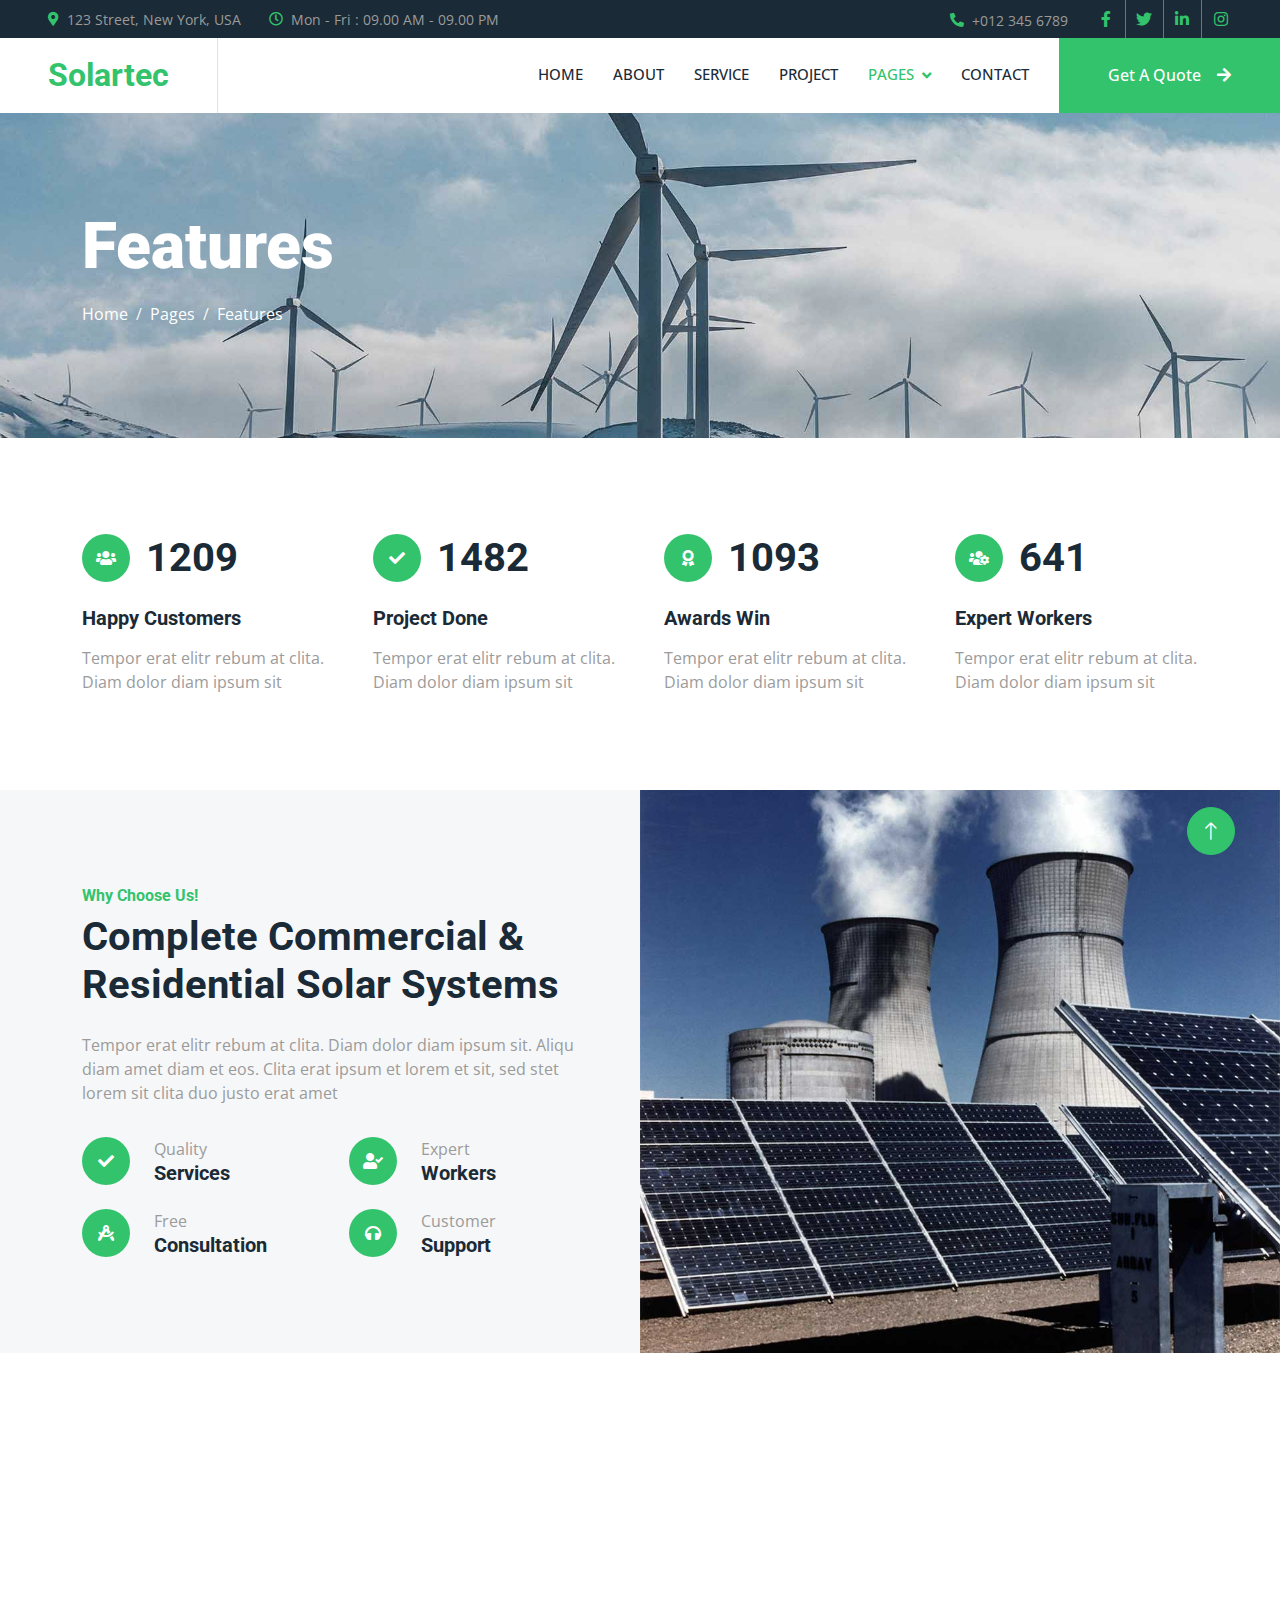
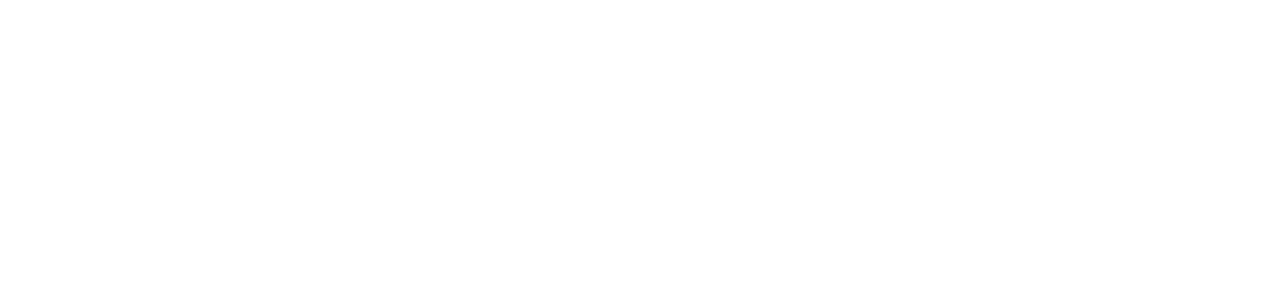
<file: feature.html>
<!DOCTYPE html>
<html lang="en">

<head>
    <meta charset="utf-8">
    <title>Solartec - Renewable Energy Website Template</title>
    <meta content="width=device-width, initial-scale=1.0" name="viewport">
    <meta content="" name="keywords">
    <meta content="" name="description">

    <!-- Favicon -->
    <link href="img/favicon.ico" rel="icon">

    <!-- Google Web Fonts -->
    <link rel="preconnect" href="https://fonts.googleapis.com">
    <link rel="preconnect" href="https://fonts.gstatic.com" crossorigin>
    <link href="https://fonts.googleapis.com/css2?family=Open+Sans:wght@400;500&family=Roboto:wght@500;700;900&display=swap" rel="stylesheet"> 

    <!-- Icon Font Stylesheet -->
    <link href="https://cdnjs.cloudflare.com/ajax/libs/font-awesome/5.10.0/css/all.min.css" rel="stylesheet">
    <link href="https://cdn.jsdelivr.net/npm/bootstrap-icons@1.4.1/font/bootstrap-icons.css" rel="stylesheet">

    <!-- Libraries Stylesheet -->
    <link href="lib/animate/animate.min.css" rel="stylesheet">
    <link href="lib/owlcarousel/assets/owl.carousel.min.css" rel="stylesheet">
    <link href="lib/lightbox/css/lightbox.min.css" rel="stylesheet">

    <!-- Customized Bootstrap Stylesheet -->
    <link href="css/bootstrap.min.css" rel="stylesheet">

    <!-- Template Stylesheet -->
    <link href="css/style.css" rel="stylesheet">
</head>

<body>
    <!-- Spinner Start -->
    <div id="spinner" class="show bg-white position-fixed translate-middle w-100 vh-100 top-50 start-50 d-flex align-items-center justify-content-center">
        <div class="spinner-border text-primary" style="width: 3rem; height: 3rem;" role="status">
            <span class="sr-only">Loading...</span>
        </div>
    </div>
    <!-- Spinner End -->


    <!-- Topbar Start -->
    <div class="container-fluid bg-dark p-0">
        <div class="row gx-0 d-none d-lg-flex">
            <div class="col-lg-7 px-5 text-start">
                <div class="h-100 d-inline-flex align-items-center me-4">
                    <small class="fa fa-map-marker-alt text-primary me-2"></small>
                    <small>123 Street, New York, USA</small>
                </div>
                <div class="h-100 d-inline-flex align-items-center">
                    <small class="far fa-clock text-primary me-2"></small>
                    <small>Mon - Fri : 09.00 AM - 09.00 PM</small>
                </div>
            </div>
            <div class="col-lg-5 px-5 text-end">
                <div class="h-100 d-inline-flex align-items-center me-4">
                    <small class="fa fa-phone-alt text-primary me-2"></small>
                    <small>+012 345 6789</small>
                </div>
                <div class="h-100 d-inline-flex align-items-center mx-n2">
                    <a class="btn btn-square btn-link rounded-0 border-0 border-end border-secondary" href=""><i class="fab fa-facebook-f"></i></a>
                    <a class="btn btn-square btn-link rounded-0 border-0 border-end border-secondary" href=""><i class="fab fa-twitter"></i></a>
                    <a class="btn btn-square btn-link rounded-0 border-0 border-end border-secondary" href=""><i class="fab fa-linkedin-in"></i></a>
                    <a class="btn btn-square btn-link rounded-0" href=""><i class="fab fa-instagram"></i></a>
                </div>
            </div>
        </div>
    </div>
    <!-- Topbar End -->


    <!-- Navbar Start -->
    <nav class="navbar navbar-expand-lg bg-white navbar-light sticky-top p-0">
        <a href="index.html" class="navbar-brand d-flex align-items-center border-end px-4 px-lg-5">
            <h2 class="m-0 text-primary">Solartec</h2>
        </a>
        <button type="button" class="navbar-toggler me-4" data-bs-toggle="collapse" data-bs-target="#navbarCollapse">
            <span class="navbar-toggler-icon"></span>
        </button>
        <div class="collapse navbar-collapse" id="navbarCollapse">
            <div class="navbar-nav ms-auto p-4 p-lg-0">
                <a href="index.html" class="nav-item nav-link">Home</a>
                <a href="about.html" class="nav-item nav-link">About</a>
                <a href="service.html" class="nav-item nav-link">Service</a>
                <a href="project.html" class="nav-item nav-link">Project</a>
                <div class="nav-item dropdown">
                    <a href="#" class="nav-link dropdown-toggle active" data-bs-toggle="dropdown">Pages</a>
                    <div class="dropdown-menu bg-light m-0">
                        <a href="feature.html" class="dropdown-item active">Feature</a>
                        <a href="quote.html" class="dropdown-item">Free Quote</a>
                        <a href="team.html" class="dropdown-item">Our Team</a>
                        <a href="testimonial.html" class="dropdown-item">Testimonial</a>
                        <a href="404.html" class="dropdown-item">404 Page</a>
                    </div>
                </div>
                <a href="contact.html" class="nav-item nav-link">Contact</a>
            </div>
            <a href="" class="btn btn-primary rounded-0 py-4 px-lg-5 d-none d-lg-block">Get A Quote<i class="fa fa-arrow-right ms-3"></i></a>
        </div>
    </nav>
    <!-- Navbar End -->


    <!-- Page Header Start -->
    <div class="container-fluid page-header py-5 mb-5">
        <div class="container py-5">
            <h1 class="display-3 text-white mb-3 animated slideInDown">Features</h1>
            <nav aria-label="breadcrumb animated slideInDown">
                <ol class="breadcrumb">
                    <li class="breadcrumb-item"><a class="text-white" href="#">Home</a></li>
                    <li class="breadcrumb-item"><a class="text-white" href="#">Pages</a></li>
                    <li class="breadcrumb-item text-white active" aria-current="page">Features</li>
                </ol>
            </nav>
        </div>
    </div>
    <!-- Page Header End -->


    <!-- Feature Start -->
    <div class="container-xxl py-5">
        <div class="container">
            <div class="row g-5">
                <div class="col-md-6 col-lg-3 wow fadeIn" data-wow-delay="0.1s">
                    <div class="d-flex align-items-center mb-4">
                        <div class="btn-lg-square bg-primary rounded-circle me-3">
                            <i class="fa fa-users text-white"></i>
                        </div>
                        <h1 class="mb-0" data-toggle="counter-up">3453</h1>
                    </div>
                    <h5 class="mb-3">Happy Customers</h5>
                    <span>Tempor erat elitr rebum at clita. Diam dolor diam ipsum sit</span>
                </div>
                <div class="col-md-6 col-lg-3 wow fadeIn" data-wow-delay="0.3s">
                    <div class="d-flex align-items-center mb-4">
                        <div class="btn-lg-square bg-primary rounded-circle me-3">
                            <i class="fa fa-check text-white"></i>
                        </div>
                        <h1 class="mb-0" data-toggle="counter-up">4234</h1>
                    </div>
                    <h5 class="mb-3">Project Done</h5>
                    <span>Tempor erat elitr rebum at clita. Diam dolor diam ipsum sit</span>
                </div>
                <div class="col-md-6 col-lg-3 wow fadeIn" data-wow-delay="0.5s">
                    <div class="d-flex align-items-center mb-4">
                        <div class="btn-lg-square bg-primary rounded-circle me-3">
                            <i class="fa fa-award text-white"></i>
                        </div>
                        <h1 class="mb-0" data-toggle="counter-up">3123</h1>
                    </div>
                    <h5 class="mb-3">Awards Win</h5>
                    <span>Tempor erat elitr rebum at clita. Diam dolor diam ipsum sit</span>
                </div>
                <div class="col-md-6 col-lg-3 wow fadeIn" data-wow-delay="0.7s">
                    <div class="d-flex align-items-center mb-4">
                        <div class="btn-lg-square bg-primary rounded-circle me-3">
                            <i class="fa fa-users-cog text-white"></i>
                        </div>
                        <h1 class="mb-0" data-toggle="counter-up">1831</h1>
                    </div>
                    <h5 class="mb-3">Expert Workers</h5>
                    <span>Tempor erat elitr rebum at clita. Diam dolor diam ipsum sit</span>
                </div>
            </div>
        </div>
    </div>
    <!-- Feature Start -->


    <!-- Feature Start -->
    <div class="container-fluid bg-light overflow-hidden my-5 px-lg-0">
        <div class="container feature px-lg-0">
            <div class="row g-0 mx-lg-0">
                <div class="col-lg-6 feature-text py-5 wow fadeIn" data-wow-delay="0.1s">
                    <div class="p-lg-5 ps-lg-0">
                        <h6 class="text-primary">Why Choose Us!</h6>
                        <h1 class="mb-4">Complete Commercial & Residential Solar Systems</h1>
                        <p class="mb-4 pb-2">Tempor erat elitr rebum at clita. Diam dolor diam ipsum sit. Aliqu diam amet diam et eos. Clita erat ipsum et lorem et sit, sed stet lorem sit clita duo justo erat amet</p>
                        <div class="row g-4">
                            <div class="col-6">
                                <div class="d-flex align-items-center">
                                    <div class="btn-lg-square bg-primary rounded-circle">
                                        <i class="fa fa-check text-white"></i>
                                    </div>
                                    <div class="ms-4">
                                        <p class="mb-0">Quality</p>
                                        <h5 class="mb-0">Services</h5>
                                    </div>
                                </div>
                            </div>
                            <div class="col-6">
                                <div class="d-flex align-items-center">
                                    <div class="btn-lg-square bg-primary rounded-circle">
                                        <i class="fa fa-user-check text-white"></i>
                                    </div>
                                    <div class="ms-4">
                                        <p class="mb-0">Expert</p>
                                        <h5 class="mb-0">Workers</h5>
                                    </div>
                                </div>
                            </div>
                            <div class="col-6">
                                <div class="d-flex align-items-center">
                                    <div class="btn-lg-square bg-primary rounded-circle">
                                        <i class="fa fa-drafting-compass text-white"></i>
                                    </div>
                                    <div class="ms-4">
                                        <p class="mb-0">Free</p>
                                        <h5 class="mb-0">Consultation</h5>
                                    </div>
                                </div>
                            </div>
                            <div class="col-6">
                                <div class="d-flex align-items-center">
                                    <div class="btn-lg-square bg-primary rounded-circle">
                                        <i class="fa fa-headphones text-white"></i>
                                    </div>
                                    <div class="ms-4">
                                        <p class="mb-0">Customer</p>
                                        <h5 class="mb-0">Support</h5>
                                    </div>
                                </div>
                            </div>
                        </div>
                    </div>
                </div>
                <div class="col-lg-6 pe-lg-0 wow fadeIn" data-wow-delay="0.5s" style="min-height: 400px;">
                    <div class="position-relative h-100">
                        <img class="position-absolute img-fluid w-100 h-100" src="img/feature.jpg" style="object-fit: cover;" alt="">
                    </div>
                </div>
            </div>
        </div>
    </div>
    <!-- Feature End -->
        

    <!-- Footer Start -->
    <div class="container-fluid bg-dark text-body footer pt-5 wow fadeIn" data-wow-delay="0.1s" style="margin-top: 6rem;">
        <div class="container py-5">
            <div class="row g-5">
                <div class="col-lg-3 col-md-6">
                    <h5 class="text-white mb-4">Address</h5>
                    <p class="mb-2"><i class="fa fa-map-marker-alt me-3"></i>123 Street, New York, USA</p>
                    <p class="mb-2"><i class="fa fa-phone-alt me-3"></i>+012 345 67890</p>
                    <p class="mb-2"><i class="fa fa-envelope me-3"></i>info@example.com</p>
                    <div class="d-flex pt-2">
                        <a class="btn btn-square btn-outline-light btn-social" href=""><i class="fab fa-twitter"></i></a>
                        <a class="btn btn-square btn-outline-light btn-social" href=""><i class="fab fa-facebook-f"></i></a>
                        <a class="btn btn-square btn-outline-light btn-social" href=""><i class="fab fa-youtube"></i></a>
                        <a class="btn btn-square btn-outline-light btn-social" href=""><i class="fab fa-linkedin-in"></i></a>
                    </div>
                </div>
                <div class="col-lg-3 col-md-6">
                    <h5 class="text-white mb-4">Quick Links</h5>
                    <a class="btn btn-link" href="">About Us</a>
                    <a class="btn btn-link" href="">Contact Us</a>
                    <a class="btn btn-link" href="">Our Services</a>
                    <a class="btn btn-link" href="">Terms & Condition</a>
                    <a class="btn btn-link" href="">Support</a>
                </div>
                <div class="col-lg-3 col-md-6">
                    <h5 class="text-white mb-4">Project Gallery</h5>
                    <div class="row g-2">
                        <div class="col-4">
                            <img class="img-fluid rounded" src="img/gallery-1.jpg" alt="">
                        </div>
                        <div class="col-4">
                            <img class="img-fluid rounded" src="img/gallery-2.jpg" alt="">
                        </div>
                        <div class="col-4">
                            <img class="img-fluid rounded" src="img/gallery-3.jpg" alt="">
                        </div>
                        <div class="col-4">
                            <img class="img-fluid rounded" src="img/gallery-4.jpg" alt="">
                        </div>
                        <div class="col-4">
                            <img class="img-fluid rounded" src="img/gallery-5.jpg" alt="">
                        </div>
                        <div class="col-4">
                            <img class="img-fluid rounded" src="img/gallery-6.jpg" alt="">
                        </div>
                    </div>
                </div>
                <div class="col-lg-3 col-md-6">
                    <h5 class="text-white mb-4">Newsletter</h5>
                    <p>Dolor amet sit justo amet elitr clita ipsum elitr est.</p>
                    <div class="position-relative mx-auto" style="max-width: 400px;">
                        <input class="form-control border-0 w-100 py-3 ps-4 pe-5" type="text" placeholder="Your email">
                        <button type="button" class="btn btn-primary py-2 position-absolute top-0 end-0 mt-2 me-2">SignUp</button>
                    </div>
                </div>
            </div>
        </div>
        <div class="container">
            <div class="copyright">
                <div class="row">
                    <div class="col-md-6 text-center text-md-start mb-3 mb-md-0">
                        &copy; <a href="#">Your Site Name</a>, All Right Reserved.
                    </div>
                    <div class="col-md-6 text-center text-md-end">
                        <!--/*** This template is free as long as you keep the footer author’s credit link/attribution link/backlink. If you'd like to use the template without the footer author’s credit link/attribution link/backlink, you can purchase the Credit Removal License from "https://htmlcodex.com/credit-removal". Thank you for your support. ***/-->
                        Designed By <a href="https://htmlcodex.com">HTML Codex</a>
                        <br>Distributed By: <a href="https://themewagon.com" target="_blank">ThemeWagon</a>
                    </div>
                </div>
            </div>
        </div>
    </div>
    <!-- Footer End -->


    <!-- Back to Top -->
    <a href="#" class="btn btn-lg btn-primary btn-lg-square rounded-circle back-to-top"><i class="bi bi-arrow-up"></i></a>


    <!-- JavaScript Libraries -->
    <script src="https://code.jquery.com/jquery-3.4.1.min.js"></script>
    <script src="https://cdn.jsdelivr.net/npm/bootstrap@5.0.0/dist/js/bootstrap.bundle.min.js"></script>
    <script src="lib/wow/wow.min.js"></script>
    <script src="lib/easing/easing.min.js"></script>
    <script src="lib/waypoints/waypoints.min.js"></script>
    <script src="lib/counterup/counterup.min.js"></script>
    <script src="lib/owlcarousel/owl.carousel.min.js"></script>
    <script src="lib/isotope/isotope.pkgd.min.js"></script>
    <script src="lib/lightbox/js/lightbox.min.js"></script>

    <!-- Template Javascript -->
    <script src="js/main.js"></script>
</body>

</html>
</file>
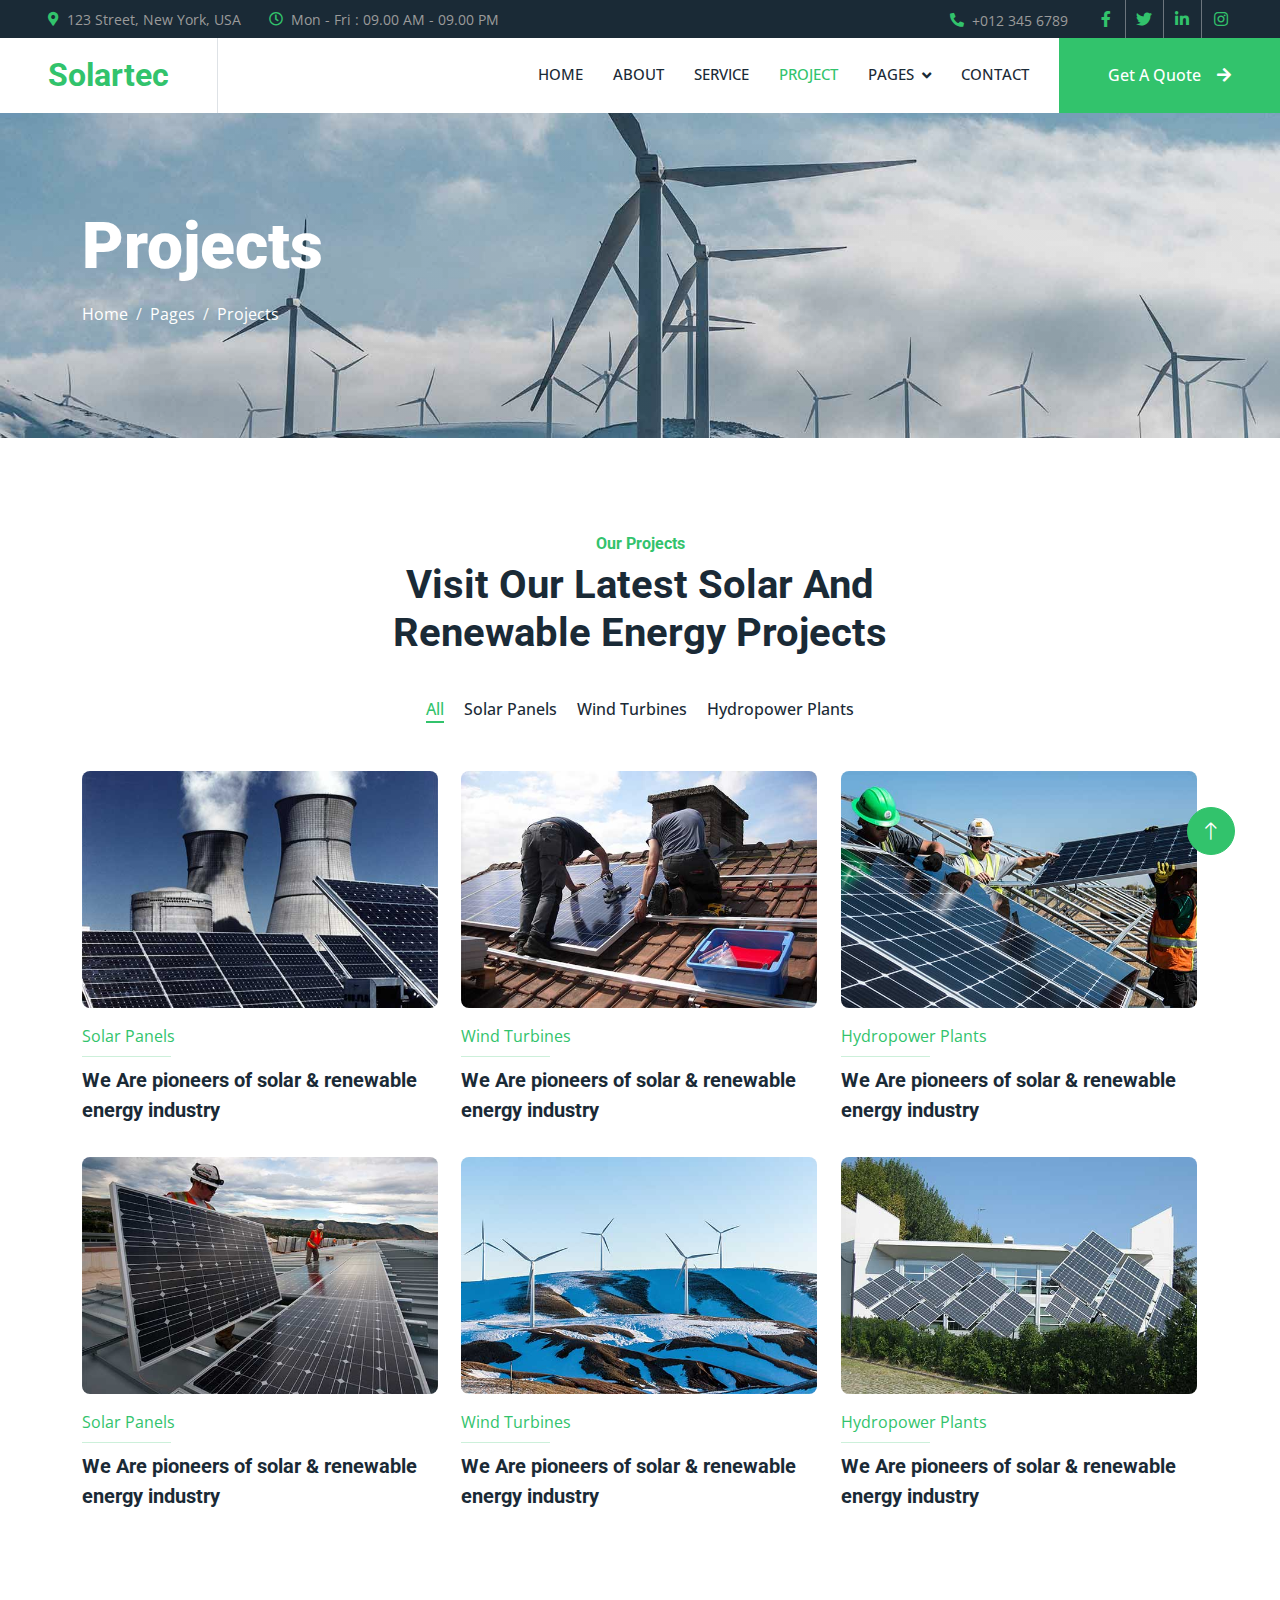
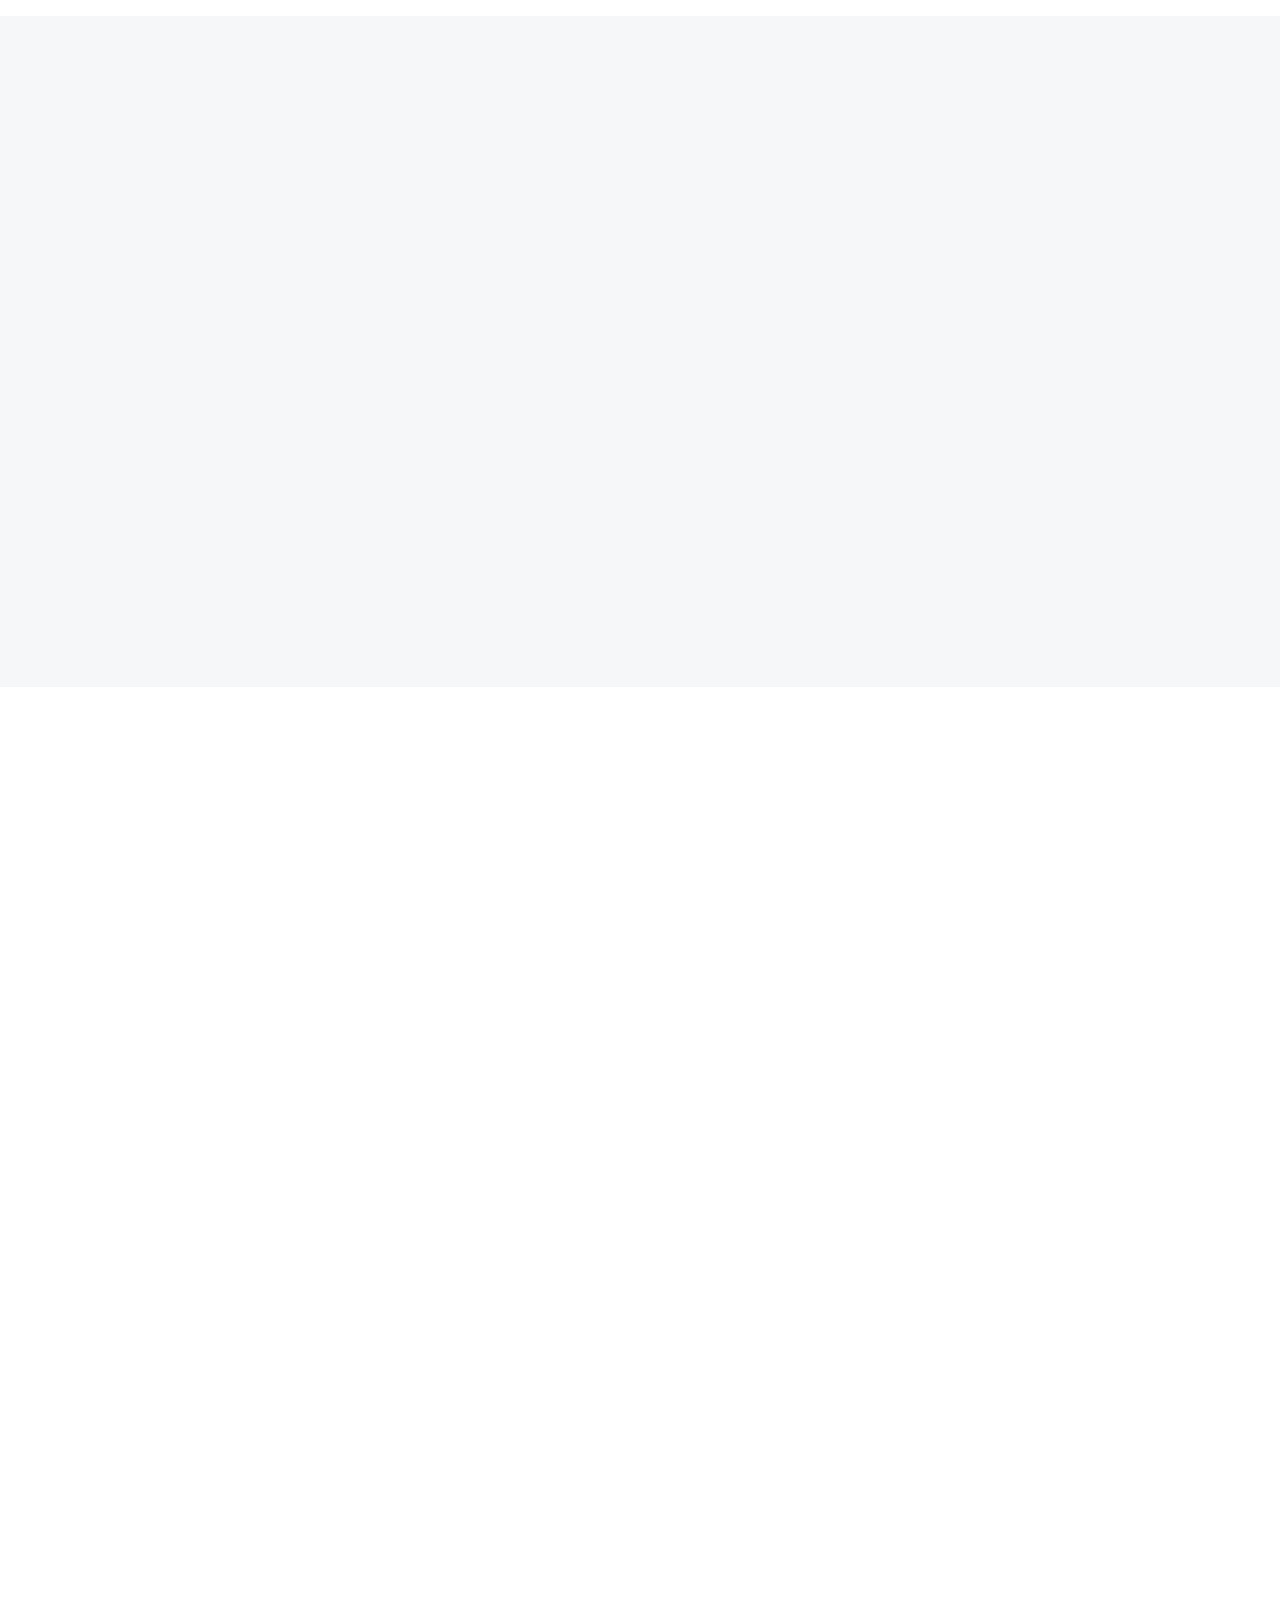
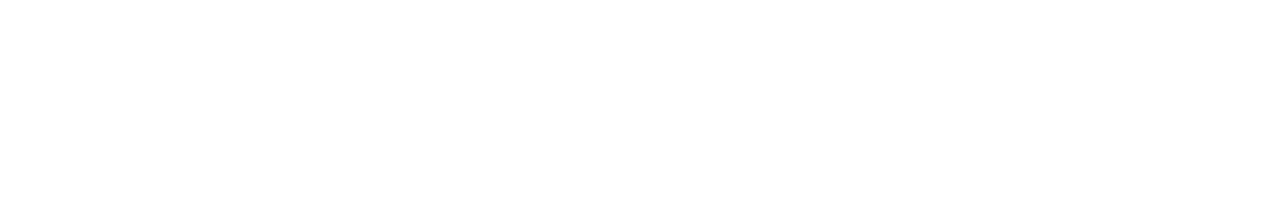
<file: project.html>
<!DOCTYPE html>
<html lang="en">

<head>
    <meta charset="utf-8">
    <title>Solartec - Renewable Energy Website Template</title>
    <meta content="width=device-width, initial-scale=1.0" name="viewport">
    <meta content="" name="keywords">
    <meta content="" name="description">

    <!-- Favicon -->
    <link href="img/favicon.ico" rel="icon">

    <!-- Google Web Fonts -->
    <link rel="preconnect" href="https://fonts.googleapis.com">
    <link rel="preconnect" href="https://fonts.gstatic.com" crossorigin>
    <link href="https://fonts.googleapis.com/css2?family=Open+Sans:wght@400;500&family=Roboto:wght@500;700;900&display=swap" rel="stylesheet"> 

    <!-- Icon Font Stylesheet -->
    <link href="https://cdnjs.cloudflare.com/ajax/libs/font-awesome/5.10.0/css/all.min.css" rel="stylesheet">
    <link href="https://cdn.jsdelivr.net/npm/bootstrap-icons@1.4.1/font/bootstrap-icons.css" rel="stylesheet">

    <!-- Libraries Stylesheet -->
    <link href="lib/animate/animate.min.css" rel="stylesheet">
    <link href="lib/owlcarousel/assets/owl.carousel.min.css" rel="stylesheet">
    <link href="lib/lightbox/css/lightbox.min.css" rel="stylesheet">

    <!-- Customized Bootstrap Stylesheet -->
    <link href="css/bootstrap.min.css" rel="stylesheet">

    <!-- Template Stylesheet -->
    <link href="css/style.css" rel="stylesheet">
</head>

<body>
    <!-- Spinner Start -->
    <div id="spinner" class="show bg-white position-fixed translate-middle w-100 vh-100 top-50 start-50 d-flex align-items-center justify-content-center">
        <div class="spinner-border text-primary" style="width: 3rem; height: 3rem;" role="status">
            <span class="sr-only">Loading...</span>
        </div>
    </div>
    <!-- Spinner End -->


    <!-- Topbar Start -->
    <div class="container-fluid bg-dark p-0">
        <div class="row gx-0 d-none d-lg-flex">
            <div class="col-lg-7 px-5 text-start">
                <div class="h-100 d-inline-flex align-items-center me-4">
                    <small class="fa fa-map-marker-alt text-primary me-2"></small>
                    <small>123 Street, New York, USA</small>
                </div>
                <div class="h-100 d-inline-flex align-items-center">
                    <small class="far fa-clock text-primary me-2"></small>
                    <small>Mon - Fri : 09.00 AM - 09.00 PM</small>
                </div>
            </div>
            <div class="col-lg-5 px-5 text-end">
                <div class="h-100 d-inline-flex align-items-center me-4">
                    <small class="fa fa-phone-alt text-primary me-2"></small>
                    <small>+012 345 6789</small>
                </div>
                <div class="h-100 d-inline-flex align-items-center mx-n2">
                    <a class="btn btn-square btn-link rounded-0 border-0 border-end border-secondary" href=""><i class="fab fa-facebook-f"></i></a>
                    <a class="btn btn-square btn-link rounded-0 border-0 border-end border-secondary" href=""><i class="fab fa-twitter"></i></a>
                    <a class="btn btn-square btn-link rounded-0 border-0 border-end border-secondary" href=""><i class="fab fa-linkedin-in"></i></a>
                    <a class="btn btn-square btn-link rounded-0" href=""><i class="fab fa-instagram"></i></a>
                </div>
            </div>
        </div>
    </div>
    <!-- Topbar End -->


    <!-- Navbar Start -->
    <nav class="navbar navbar-expand-lg bg-white navbar-light sticky-top p-0">
        <a href="index.html" class="navbar-brand d-flex align-items-center border-end px-4 px-lg-5">
            <h2 class="m-0 text-primary">Solartec</h2>
        </a>
        <button type="button" class="navbar-toggler me-4" data-bs-toggle="collapse" data-bs-target="#navbarCollapse">
            <span class="navbar-toggler-icon"></span>
        </button>
        <div class="collapse navbar-collapse" id="navbarCollapse">
            <div class="navbar-nav ms-auto p-4 p-lg-0">
                <a href="index.html" class="nav-item nav-link">Home</a>
                <a href="about.html" class="nav-item nav-link">About</a>
                <a href="service.html" class="nav-item nav-link">Service</a>
                <a href="project.html" class="nav-item nav-link active">Project</a>
                <div class="nav-item dropdown">
                    <a href="#" class="nav-link dropdown-toggle" data-bs-toggle="dropdown">Pages</a>
                    <div class="dropdown-menu bg-light m-0">
                        <a href="feature.html" class="dropdown-item">Feature</a>
                        <a href="quote.html" class="dropdown-item">Free Quote</a>
                        <a href="team.html" class="dropdown-item">Our Team</a>
                        <a href="testimonial.html" class="dropdown-item">Testimonial</a>
                        <a href="404.html" class="dropdown-item">404 Page</a>
                    </div>
                </div>
                <a href="contact.html" class="nav-item nav-link">Contact</a>
            </div>
            <a href="" class="btn btn-primary rounded-0 py-4 px-lg-5 d-none d-lg-block">Get A Quote<i class="fa fa-arrow-right ms-3"></i></a>
        </div>
    </nav>
    <!-- Navbar End -->


    <!-- Page Header Start -->
    <div class="container-fluid page-header py-5 mb-5">
        <div class="container py-5">
            <h1 class="display-3 text-white mb-3 animated slideInDown">Projects</h1>
            <nav aria-label="breadcrumb animated slideInDown">
                <ol class="breadcrumb">
                    <li class="breadcrumb-item"><a class="text-white" href="#">Home</a></li>
                    <li class="breadcrumb-item"><a class="text-white" href="#">Pages</a></li>
                    <li class="breadcrumb-item text-white active" aria-current="page">Projects</li>
                </ol>
            </nav>
        </div>
    </div>
    <!-- Page Header End -->


    <!-- Projects Start -->
    <div class="container-xxl py-5">
        <div class="container">
            <div class="text-center mx-auto mb-5 wow fadeInUp" data-wow-delay="0.1s" style="max-width: 600px;">
                <h6 class="text-primary">Our Projects</h6>
                <h1 class="mb-4">Visit Our Latest Solar And Renewable Energy Projects</h1>
            </div>
            <div class="row mt-n2 wow fadeInUp" data-wow-delay="0.3s">
                <div class="col-12 text-center">
                    <ul class="list-inline mb-5" id="portfolio-flters">
                        <li class="mx-2 active" data-filter="*">All</li>
                        <li class="mx-2" data-filter=".first">Solar Panels</li>
                        <li class="mx-2" data-filter=".second">Wind Turbines</li>
                        <li class="mx-2" data-filter=".third">Hydropower Plants</li>
                    </ul>
                </div>
            </div>
            <div class="row g-4 portfolio-container wow fadeInUp" data-wow-delay="0.5s">
                <div class="col-lg-4 col-md-6 portfolio-item first">
                    <div class="portfolio-img rounded overflow-hidden">
                        <img class="img-fluid" src="img/img-600x400-6.jpg" alt="">
                        <div class="portfolio-btn">
                            <a class="btn btn-lg-square btn-outline-light rounded-circle mx-1" href="img/img-600x400-6.jpg" data-lightbox="portfolio"><i class="fa fa-eye"></i></a>
                            <a class="btn btn-lg-square btn-outline-light rounded-circle mx-1" href=""><i class="fa fa-link"></i></a>
                        </div>
                    </div>
                    <div class="pt-3">
                        <p class="text-primary mb-0">Solar Panels</p>
                        <hr class="text-primary w-25 my-2">
                        <h5 class="lh-base">We Are pioneers of solar & renewable energy industry</h5>
                    </div>
                </div>
                <div class="col-lg-4 col-md-6 portfolio-item second">
                    <div class="portfolio-img rounded overflow-hidden">
                        <img class="img-fluid" src="img/img-600x400-5.jpg" alt="">
                        <div class="portfolio-btn">
                            <a class="btn btn-lg-square btn-outline-light rounded-circle mx-1" href="img/img-600x400-5.jpg" data-lightbox="portfolio"><i class="fa fa-eye"></i></a>
                            <a class="btn btn-lg-square btn-outline-light rounded-circle mx-1" href=""><i class="fa fa-link"></i></a>
                        </div>
                    </div>
                    <div class="pt-3">
                        <p class="text-primary mb-0">Wind Turbines</p>
                        <hr class="text-primary w-25 my-2">
                        <h5 class="lh-base">We Are pioneers of solar & renewable energy industry</h5>
                    </div>
                </div>
                <div class="col-lg-4 col-md-6 portfolio-item third">
                    <div class="portfolio-img rounded overflow-hidden">
                        <img class="img-fluid" src="img/img-600x400-4.jpg" alt="">
                        <div class="portfolio-btn">
                            <a class="btn btn-lg-square btn-outline-light rounded-circle mx-1" href="img/img-600x400-4.jpg" data-lightbox="portfolio"><i class="fa fa-eye"></i></a>
                            <a class="btn btn-lg-square btn-outline-light rounded-circle mx-1" href=""><i class="fa fa-link"></i></a>
                        </div>
                    </div>
                    <div class="pt-3">
                        <p class="text-primary mb-0">Hydropower Plants</p>
                        <hr class="text-primary w-25 my-2">
                        <h5 class="lh-base">We Are pioneers of solar & renewable energy industry</h5>
                    </div>
                </div>
                <div class="col-lg-4 col-md-6 portfolio-item first">
                    <div class="portfolio-img rounded overflow-hidden">
                        <img class="img-fluid" src="img/img-600x400-3.jpg" alt="">
                        <div class="portfolio-btn">
                            <a class="btn btn-lg-square btn-outline-light rounded-circle mx-1" href="img/img-600x400-3.jpg" data-lightbox="portfolio"><i class="fa fa-eye"></i></a>
                            <a class="btn btn-lg-square btn-outline-light rounded-circle mx-1" href=""><i class="fa fa-link"></i></a>
                        </div>
                    </div>
                    <div class="pt-3">
                        <p class="text-primary mb-0">Solar Panels</p>
                        <hr class="text-primary w-25 my-2">
                        <h5 class="lh-base">We Are pioneers of solar & renewable energy industry</h5>
                    </div>
                </div>
                <div class="col-lg-4 col-md-6 portfolio-item second">
                    <div class="portfolio-img rounded overflow-hidden">
                        <img class="img-fluid" src="img/img-600x400-2.jpg" alt="">
                        <div class="portfolio-btn">
                            <a class="btn btn-lg-square btn-outline-light rounded-circle mx-1" href="img/img-600x400-2.jpg" data-lightbox="portfolio"><i class="fa fa-eye"></i></a>
                            <a class="btn btn-lg-square btn-outline-light rounded-circle mx-1" href=""><i class="fa fa-link"></i></a>
                        </div>
                    </div>
                    <div class="pt-3">
                        <p class="text-primary mb-0">Wind Turbines</p>
                        <hr class="text-primary w-25 my-2">
                        <h5 class="lh-base">We Are pioneers of solar & renewable energy industry</h5>
                    </div>
                </div>
                <div class="col-lg-4 col-md-6 portfolio-item third">
                    <div class="portfolio-img rounded overflow-hidden">
                        <img class="img-fluid" src="img/img-600x400-1.jpg" alt="">
                        <div class="portfolio-btn">
                            <a class="btn btn-lg-square btn-outline-light rounded-circle mx-1" href="img/img-600x400-1.jpg" data-lightbox="portfolio"><i class="fa fa-eye"></i></a>
                            <a class="btn btn-lg-square btn-outline-light rounded-circle mx-1" href=""><i class="fa fa-link"></i></a>
                        </div>
                    </div>
                    <div class="pt-3">
                        <p class="text-primary mb-0">Hydropower Plants</p>
                        <hr class="text-primary w-25 my-2">
                        <h5 class="lh-base">We Are pioneers of solar & renewable energy industry</h5>
                    </div>
                </div>
            </div>
        </div>
    </div>
    <!-- Projects End -->


    <!-- Quote Start -->
    <div class="container-fluid bg-light overflow-hidden my-5 px-lg-0">
        <div class="container quote px-lg-0">
            <div class="row g-0 mx-lg-0">
                <div class="col-lg-6 ps-lg-0 wow fadeIn" data-wow-delay="0.1s" style="min-height: 400px;">
                    <div class="position-relative h-100">
                        <img class="position-absolute img-fluid w-100 h-100" src="img/quote.jpg" style="object-fit: cover;" alt="">
                    </div>
                </div>
                <div class="col-lg-6 quote-text py-5 wow fadeIn" data-wow-delay="0.5s">
                    <div class="p-lg-5 pe-lg-0">
                        <h6 class="text-primary">Free Quote</h6>
                        <h1 class="mb-4">Get A Free Quote</h1>
                        <p class="mb-4 pb-2">Tempor erat elitr rebum at clita. Diam dolor diam ipsum sit. Aliqu diam amet diam et eos. Clita erat ipsum et lorem et sit, sed stet lorem sit clita duo justo erat amet</p>
                        <form>
                            <div class="row g-3">
                                <div class="col-12 col-sm-6">
                                    <input type="text" class="form-control border-0" placeholder="Your Name" style="height: 55px;">
                                </div>
                                <div class="col-12 col-sm-6">
                                    <input type="email" class="form-control border-0" placeholder="Your Email" style="height: 55px;">
                                </div>
                                <div class="col-12 col-sm-6">
                                    <input type="text" class="form-control border-0" placeholder="Your Mobile" style="height: 55px;">
                                </div>
                                <div class="col-12 col-sm-6">
                                    <select class="form-select border-0" style="height: 55px;">
                                        <option selected>Select A Service</option>
                                        <option value="1">Service 1</option>
                                        <option value="2">Service 2</option>
                                        <option value="3">Service 3</option>
                                    </select>
                                </div>
                                <div class="col-12">
                                    <textarea class="form-control border-0" placeholder="Special Note"></textarea>
                                </div>
                                <div class="col-12">
                                    <button class="btn btn-primary rounded-pill py-3 px-5" type="submit">Submit</button>
                                </div>
                            </div>
                        </form>
                    </div>
                </div>
            </div>
        </div>
    </div>
    <!-- Quote End -->


    <!-- Testimonial Start -->
    <div class="container-xxl py-5">
        <div class="container">
            <div class="text-center mx-auto mb-5 wow fadeInUp" data-wow-delay="0.1s" style="max-width: 600px;">
                <h6 class="text-primary">Testimonial</h6>
                <h1 class="mb-4">What Our Clients Say!</h1>
            </div>
            <div class="owl-carousel testimonial-carousel wow fadeInUp" data-wow-delay="0.1s">
                <div class="testimonial-item text-center">
                    <div class="testimonial-img position-relative">
                        <img class="img-fluid rounded-circle mx-auto mb-5" src="img/testimonial-1.jpg">
                        <div class="btn-square bg-primary rounded-circle">
                            <i class="fa fa-quote-left text-white"></i>
                        </div>
                    </div>
                    <div class="testimonial-text text-center rounded p-4">
                        <p>Clita clita tempor justo dolor ipsum amet kasd amet duo justo duo duo labore sed sed. Magna ut diam sit et amet stet eos sed clita erat magna elitr erat sit sit erat at rebum justo sea clita.</p>
                        <h5 class="mb-1">Client Name</h5>
                        <span class="fst-italic">Profession</span>
                    </div>
                </div>
                <div class="testimonial-item text-center">
                    <div class="testimonial-img position-relative">
                        <img class="img-fluid rounded-circle mx-auto mb-5" src="img/testimonial-2.jpg">
                        <div class="btn-square bg-primary rounded-circle">
                            <i class="fa fa-quote-left text-white"></i>
                        </div>
                    </div>
                    <div class="testimonial-text text-center rounded p-4">
                        <p>Clita clita tempor justo dolor ipsum amet kasd amet duo justo duo duo labore sed sed. Magna ut diam sit et amet stet eos sed clita erat magna elitr erat sit sit erat at rebum justo sea clita.</p>
                        <h5 class="mb-1">Client Name</h5>
                        <span class="fst-italic">Profession</span>
                    </div>
                </div>
                <div class="testimonial-item text-center">
                    <div class="testimonial-img position-relative">
                        <img class="img-fluid rounded-circle mx-auto mb-5" src="img/testimonial-3.jpg">
                        <div class="btn-square bg-primary rounded-circle">
                            <i class="fa fa-quote-left text-white"></i>
                        </div>
                    </div>
                    <div class="testimonial-text text-center rounded p-4">
                        <p>Clita clita tempor justo dolor ipsum amet kasd amet duo justo duo duo labore sed sed. Magna ut diam sit et amet stet eos sed clita erat magna elitr erat sit sit erat at rebum justo sea clita.</p>
                        <h5 class="mb-1">Client Name</h5>
                        <span class="fst-italic">Profession</span>
                    </div>
                </div>
            </div>
        </div>
    </div>
    <!-- Testimonial End -->
        

    <!-- Footer Start -->
    <div class="container-fluid bg-dark text-body footer mt-5 pt-5 wow fadeIn" data-wow-delay="0.1s">
        <div class="container py-5">
            <div class="row g-5">
                <div class="col-lg-3 col-md-6">
                    <h5 class="text-white mb-4">Address</h5>
                    <p class="mb-2"><i class="fa fa-map-marker-alt me-3"></i>123 Street, New York, USA</p>
                    <p class="mb-2"><i class="fa fa-phone-alt me-3"></i>+012 345 67890</p>
                    <p class="mb-2"><i class="fa fa-envelope me-3"></i>info@example.com</p>
                    <div class="d-flex pt-2">
                        <a class="btn btn-square btn-outline-light btn-social" href=""><i class="fab fa-twitter"></i></a>
                        <a class="btn btn-square btn-outline-light btn-social" href=""><i class="fab fa-facebook-f"></i></a>
                        <a class="btn btn-square btn-outline-light btn-social" href=""><i class="fab fa-youtube"></i></a>
                        <a class="btn btn-square btn-outline-light btn-social" href=""><i class="fab fa-linkedin-in"></i></a>
                    </div>
                </div>
                <div class="col-lg-3 col-md-6">
                    <h5 class="text-white mb-4">Quick Links</h5>
                    <a class="btn btn-link" href="">About Us</a>
                    <a class="btn btn-link" href="">Contact Us</a>
                    <a class="btn btn-link" href="">Our Services</a>
                    <a class="btn btn-link" href="">Terms & Condition</a>
                    <a class="btn btn-link" href="">Support</a>
                </div>
                <div class="col-lg-3 col-md-6">
                    <h5 class="text-white mb-4">Project Gallery</h5>
                    <div class="row g-2">
                        <div class="col-4">
                            <img class="img-fluid rounded" src="img/gallery-1.jpg" alt="">
                        </div>
                        <div class="col-4">
                            <img class="img-fluid rounded" src="img/gallery-2.jpg" alt="">
                        </div>
                        <div class="col-4">
                            <img class="img-fluid rounded" src="img/gallery-3.jpg" alt="">
                        </div>
                        <div class="col-4">
                            <img class="img-fluid rounded" src="img/gallery-4.jpg" alt="">
                        </div>
                        <div class="col-4">
                            <img class="img-fluid rounded" src="img/gallery-5.jpg" alt="">
                        </div>
                        <div class="col-4">
                            <img class="img-fluid rounded" src="img/gallery-6.jpg" alt="">
                        </div>
                    </div>
                </div>
                <div class="col-lg-3 col-md-6">
                    <h5 class="text-white mb-4">Newsletter</h5>
                    <p>Dolor amet sit justo amet elitr clita ipsum elitr est.</p>
                    <div class="position-relative mx-auto" style="max-width: 400px;">
                        <input class="form-control border-0 w-100 py-3 ps-4 pe-5" type="text" placeholder="Your email">
                        <button type="button" class="btn btn-primary py-2 position-absolute top-0 end-0 mt-2 me-2">SignUp</button>
                    </div>
                </div>
            </div>
        </div>
        <div class="container">
            <div class="copyright">
                <div class="row">
                    <div class="col-md-6 text-center text-md-start mb-3 mb-md-0">
                        &copy; <a href="#">Your Site Name</a>, All Right Reserved.
                    </div>
                    <div class="col-md-6 text-center text-md-end">
                        <!--/*** This template is free as long as you keep the footer author’s credit link/attribution link/backlink. If you'd like to use the template without the footer author’s credit link/attribution link/backlink, you can purchase the Credit Removal License from "https://htmlcodex.com/credit-removal". Thank you for your support. ***/-->
                        Designed By <a href="https://htmlcodex.com">HTML Codex</a>
                        <br>Distributed By: <a href="https://themewagon.com" target="_blank">ThemeWagon</a>
                    </div>
                </div>
            </div>
        </div>
    </div>
    <!-- Footer End -->


    <!-- Back to Top -->
    <a href="#" class="btn btn-lg btn-primary btn-lg-square rounded-circle back-to-top"><i class="bi bi-arrow-up"></i></a>


    <!-- JavaScript Libraries -->
    <script src="https://code.jquery.com/jquery-3.4.1.min.js"></script>
    <script src="https://cdn.jsdelivr.net/npm/bootstrap@5.0.0/dist/js/bootstrap.bundle.min.js"></script>
    <script src="lib/wow/wow.min.js"></script>
    <script src="lib/easing/easing.min.js"></script>
    <script src="lib/waypoints/waypoints.min.js"></script>
    <script src="lib/counterup/counterup.min.js"></script>
    <script src="lib/owlcarousel/owl.carousel.min.js"></script>
    <script src="lib/isotope/isotope.pkgd.min.js"></script>
    <script src="lib/lightbox/js/lightbox.min.js"></script>

    <!-- Template Javascript -->
    <script src="js/main.js"></script>
</body>

</html>
</file>
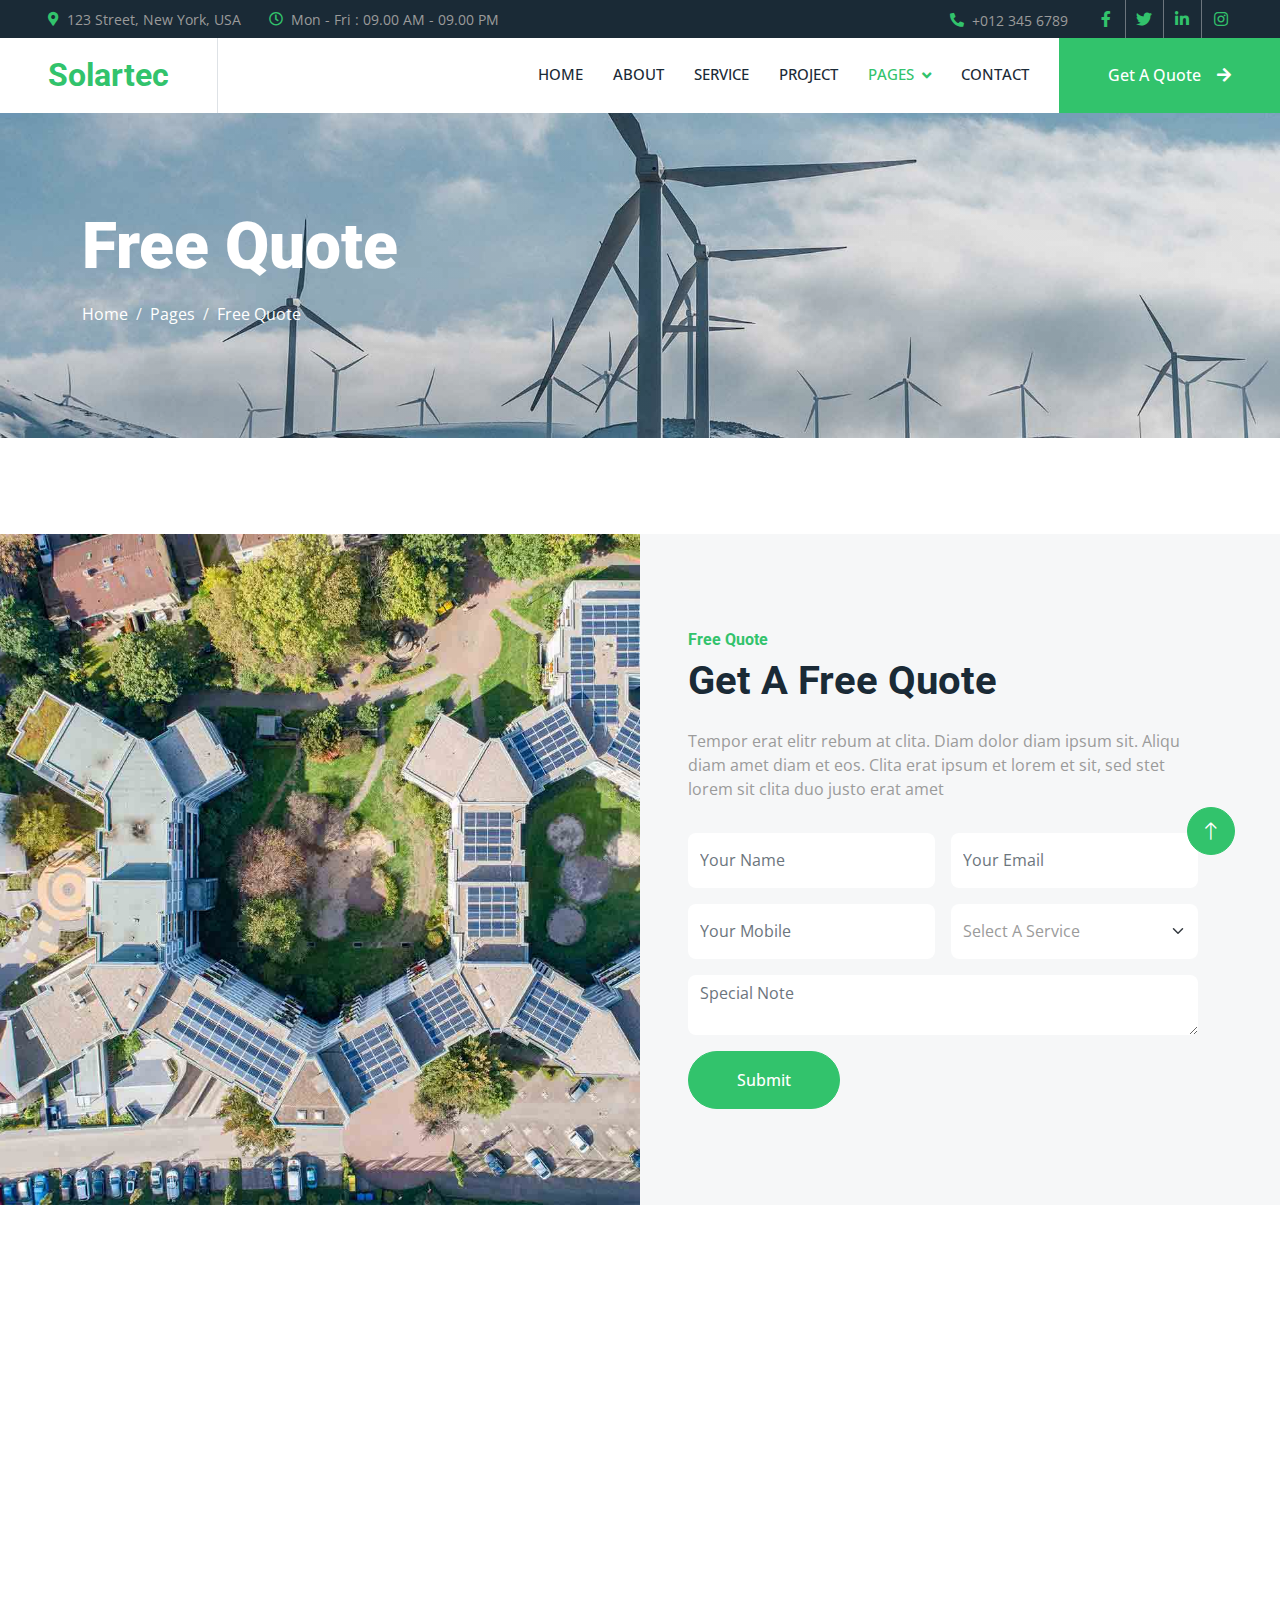
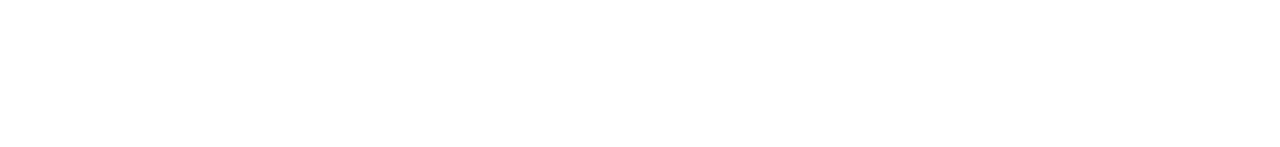
<file: quote.html>
<!DOCTYPE html>
<html lang="en">

<head>
    <meta charset="utf-8">
    <title>Solartec - Renewable Energy Website Template</title>
    <meta content="width=device-width, initial-scale=1.0" name="viewport">
    <meta content="" name="keywords">
    <meta content="" name="description">

    <!-- Favicon -->
    <link href="img/favicon.ico" rel="icon">

    <!-- Google Web Fonts -->
    <link rel="preconnect" href="https://fonts.googleapis.com">
    <link rel="preconnect" href="https://fonts.gstatic.com" crossorigin>
    <link href="https://fonts.googleapis.com/css2?family=Open+Sans:wght@400;500&family=Roboto:wght@500;700;900&display=swap" rel="stylesheet"> 

    <!-- Icon Font Stylesheet -->
    <link href="https://cdnjs.cloudflare.com/ajax/libs/font-awesome/5.10.0/css/all.min.css" rel="stylesheet">
    <link href="https://cdn.jsdelivr.net/npm/bootstrap-icons@1.4.1/font/bootstrap-icons.css" rel="stylesheet">

    <!-- Libraries Stylesheet -->
    <link href="lib/animate/animate.min.css" rel="stylesheet">
    <link href="lib/owlcarousel/assets/owl.carousel.min.css" rel="stylesheet">
    <link href="lib/lightbox/css/lightbox.min.css" rel="stylesheet">

    <!-- Customized Bootstrap Stylesheet -->
    <link href="css/bootstrap.min.css" rel="stylesheet">

    <!-- Template Stylesheet -->
    <link href="css/style.css" rel="stylesheet">
</head>

<body>
    <!-- Spinner Start -->
    <div id="spinner" class="show bg-white position-fixed translate-middle w-100 vh-100 top-50 start-50 d-flex align-items-center justify-content-center">
        <div class="spinner-border text-primary" style="width: 3rem; height: 3rem;" role="status">
            <span class="sr-only">Loading...</span>
        </div>
    </div>
    <!-- Spinner End -->


    <!-- Topbar Start -->
    <div class="container-fluid bg-dark p-0">
        <div class="row gx-0 d-none d-lg-flex">
            <div class="col-lg-7 px-5 text-start">
                <div class="h-100 d-inline-flex align-items-center me-4">
                    <small class="fa fa-map-marker-alt text-primary me-2"></small>
                    <small>123 Street, New York, USA</small>
                </div>
                <div class="h-100 d-inline-flex align-items-center">
                    <small class="far fa-clock text-primary me-2"></small>
                    <small>Mon - Fri : 09.00 AM - 09.00 PM</small>
                </div>
            </div>
            <div class="col-lg-5 px-5 text-end">
                <div class="h-100 d-inline-flex align-items-center me-4">
                    <small class="fa fa-phone-alt text-primary me-2"></small>
                    <small>+012 345 6789</small>
                </div>
                <div class="h-100 d-inline-flex align-items-center mx-n2">
                    <a class="btn btn-square btn-link rounded-0 border-0 border-end border-secondary" href=""><i class="fab fa-facebook-f"></i></a>
                    <a class="btn btn-square btn-link rounded-0 border-0 border-end border-secondary" href=""><i class="fab fa-twitter"></i></a>
                    <a class="btn btn-square btn-link rounded-0 border-0 border-end border-secondary" href=""><i class="fab fa-linkedin-in"></i></a>
                    <a class="btn btn-square btn-link rounded-0" href=""><i class="fab fa-instagram"></i></a>
                </div>
            </div>
        </div>
    </div>
    <!-- Topbar End -->


    <!-- Navbar Start -->
    <nav class="navbar navbar-expand-lg bg-white navbar-light sticky-top p-0">
        <a href="index.html" class="navbar-brand d-flex align-items-center border-end px-4 px-lg-5">
            <h2 class="m-0 text-primary">Solartec</h2>
        </a>
        <button type="button" class="navbar-toggler me-4" data-bs-toggle="collapse" data-bs-target="#navbarCollapse">
            <span class="navbar-toggler-icon"></span>
        </button>
        <div class="collapse navbar-collapse" id="navbarCollapse">
            <div class="navbar-nav ms-auto p-4 p-lg-0">
                <a href="index.html" class="nav-item nav-link">Home</a>
                <a href="about.html" class="nav-item nav-link">About</a>
                <a href="service.html" class="nav-item nav-link">Service</a>
                <a href="project.html" class="nav-item nav-link">Project</a>
                <div class="nav-item dropdown">
                    <a href="#" class="nav-link dropdown-toggle active" data-bs-toggle="dropdown">Pages</a>
                    <div class="dropdown-menu bg-light m-0">
                        <a href="feature.html" class="dropdown-item">Feature</a>
                        <a href="quote.html" class="dropdown-item active">Free Quote</a>
                        <a href="team.html" class="dropdown-item">Our Team</a>
                        <a href="testimonial.html" class="dropdown-item">Testimonial</a>
                        <a href="404.html" class="dropdown-item">404 Page</a>
                    </div>
                </div>
                <a href="contact.html" class="nav-item nav-link">Contact</a>
            </div>
            <a href="" class="btn btn-primary rounded-0 py-4 px-lg-5 d-none d-lg-block">Get A Quote<i class="fa fa-arrow-right ms-3"></i></a>
        </div>
    </nav>
    <!-- Navbar End -->


    <!-- Page Header Start -->
    <div class="container-fluid page-header py-5 mb-5">
        <div class="container py-5">
            <h1 class="display-3 text-white mb-3 animated slideInDown">Free Quote</h1>
            <nav aria-label="breadcrumb animated slideInDown">
                <ol class="breadcrumb">
                    <li class="breadcrumb-item"><a class="text-white" href="#">Home</a></li>
                    <li class="breadcrumb-item"><a class="text-white" href="#">Pages</a></li>
                    <li class="breadcrumb-item text-white active" aria-current="page">Free Quote</li>
                </ol>
            </nav>
        </div>
    </div>
    <!-- Page Header End -->


    <!-- Quote Start -->
    <div class="container-fluid bg-light overflow-hidden px-lg-0" style="margin: 6rem 0;">
        <div class="container quote px-lg-0">
            <div class="row g-0 mx-lg-0">
                <div class="col-lg-6 ps-lg-0 wow fadeIn" data-wow-delay="0.1s" style="min-height: 400px;">
                    <div class="position-relative h-100">
                        <img class="position-absolute img-fluid w-100 h-100" src="img/quote.jpg" style="object-fit: cover;" alt="">
                    </div>
                </div>
                <div class="col-lg-6 quote-text py-5 wow fadeIn" data-wow-delay="0.5s">
                    <div class="p-lg-5 pe-lg-0">
                        <h6 class="text-primary">Free Quote</h6>
                        <h1 class="mb-4">Get A Free Quote</h1>
                        <p class="mb-4 pb-2">Tempor erat elitr rebum at clita. Diam dolor diam ipsum sit. Aliqu diam amet diam et eos. Clita erat ipsum et lorem et sit, sed stet lorem sit clita duo justo erat amet</p>
                        <form>
                            <div class="row g-3">
                                <div class="col-12 col-sm-6">
                                    <input type="text" class="form-control border-0" placeholder="Your Name" style="height: 55px;">
                                </div>
                                <div class="col-12 col-sm-6">
                                    <input type="email" class="form-control border-0" placeholder="Your Email" style="height: 55px;">
                                </div>
                                <div class="col-12 col-sm-6">
                                    <input type="text" class="form-control border-0" placeholder="Your Mobile" style="height: 55px;">
                                </div>
                                <div class="col-12 col-sm-6">
                                    <select class="form-select border-0" style="height: 55px;">
                                        <option selected>Select A Service</option>
                                        <option value="1">Service 1</option>
                                        <option value="2">Service 2</option>
                                        <option value="3">Service 3</option>
                                    </select>
                                </div>
                                <div class="col-12">
                                    <textarea class="form-control border-0" placeholder="Special Note"></textarea>
                                </div>
                                <div class="col-12">
                                    <button class="btn btn-primary rounded-pill py-3 px-5" type="submit">Submit</button>
                                </div>
                            </div>
                        </form>
                    </div>
                </div>
            </div>
        </div>
    </div>
    <!-- Quote End -->
        

    <!-- Footer Start -->
    <div class="container-fluid bg-dark text-body footer mt-5 pt-5 wow fadeIn" data-wow-delay="0.1s">
        <div class="container py-5">
            <div class="row g-5">
                <div class="col-lg-3 col-md-6">
                    <h5 class="text-white mb-4">Address</h5>
                    <p class="mb-2"><i class="fa fa-map-marker-alt me-3"></i>123 Street, New York, USA</p>
                    <p class="mb-2"><i class="fa fa-phone-alt me-3"></i>+012 345 67890</p>
                    <p class="mb-2"><i class="fa fa-envelope me-3"></i>info@example.com</p>
                    <div class="d-flex pt-2">
                        <a class="btn btn-square btn-outline-light btn-social" href=""><i class="fab fa-twitter"></i></a>
                        <a class="btn btn-square btn-outline-light btn-social" href=""><i class="fab fa-facebook-f"></i></a>
                        <a class="btn btn-square btn-outline-light btn-social" href=""><i class="fab fa-youtube"></i></a>
                        <a class="btn btn-square btn-outline-light btn-social" href=""><i class="fab fa-linkedin-in"></i></a>
                    </div>
                </div>
                <div class="col-lg-3 col-md-6">
                    <h5 class="text-white mb-4">Quick Links</h5>
                    <a class="btn btn-link" href="">About Us</a>
                    <a class="btn btn-link" href="">Contact Us</a>
                    <a class="btn btn-link" href="">Our Services</a>
                    <a class="btn btn-link" href="">Terms & Condition</a>
                    <a class="btn btn-link" href="">Support</a>
                </div>
                <div class="col-lg-3 col-md-6">
                    <h5 class="text-white mb-4">Project Gallery</h5>
                    <div class="row g-2">
                        <div class="col-4">
                            <img class="img-fluid rounded" src="img/gallery-1.jpg" alt="">
                        </div>
                        <div class="col-4">
                            <img class="img-fluid rounded" src="img/gallery-2.jpg" alt="">
                        </div>
                        <div class="col-4">
                            <img class="img-fluid rounded" src="img/gallery-3.jpg" alt="">
                        </div>
                        <div class="col-4">
                            <img class="img-fluid rounded" src="img/gallery-4.jpg" alt="">
                        </div>
                        <div class="col-4">
                            <img class="img-fluid rounded" src="img/gallery-5.jpg" alt="">
                        </div>
                        <div class="col-4">
                            <img class="img-fluid rounded" src="img/gallery-6.jpg" alt="">
                        </div>
                    </div>
                </div>
                <div class="col-lg-3 col-md-6">
                    <h5 class="text-white mb-4">Newsletter</h5>
                    <p>Dolor amet sit justo amet elitr clita ipsum elitr est.</p>
                    <div class="position-relative mx-auto" style="max-width: 400px;">
                        <input class="form-control border-0 w-100 py-3 ps-4 pe-5" type="text" placeholder="Your email">
                        <button type="button" class="btn btn-primary py-2 position-absolute top-0 end-0 mt-2 me-2">SignUp</button>
                    </div>
                </div>
            </div>
        </div>
        <div class="container">
            <div class="copyright">
                <div class="row">
                    <div class="col-md-6 text-center text-md-start mb-3 mb-md-0">
                        &copy; <a href="#">Your Site Name</a>, All Right Reserved.
                    </div>
                    <div class="col-md-6 text-center text-md-end">
                        <!--/*** This template is free as long as you keep the footer author’s credit link/attribution link/backlink. If you'd like to use the template without the footer author’s credit link/attribution link/backlink, you can purchase the Credit Removal License from "https://htmlcodex.com/credit-removal". Thank you for your support. ***/-->
                        Designed By <a href="https://htmlcodex.com">HTML Codex</a>
                        <br>Distributed By: <a href="https://themewagon.com" target="_blank">ThemeWagon</a>
                    </div>
                </div>
            </div>
        </div>
    </div>
    <!-- Footer End -->


    <!-- Back to Top -->
    <a href="#" class="btn btn-lg btn-primary btn-lg-square rounded-circle back-to-top"><i class="bi bi-arrow-up"></i></a>


    <!-- JavaScript Libraries -->
    <script src="https://code.jquery.com/jquery-3.4.1.min.js"></script>
    <script src="https://cdn.jsdelivr.net/npm/bootstrap@5.0.0/dist/js/bootstrap.bundle.min.js"></script>
    <script src="lib/wow/wow.min.js"></script>
    <script src="lib/easing/easing.min.js"></script>
    <script src="lib/waypoints/waypoints.min.js"></script>
    <script src="lib/counterup/counterup.min.js"></script>
    <script src="lib/owlcarousel/owl.carousel.min.js"></script>
    <script src="lib/isotope/isotope.pkgd.min.js"></script>
    <script src="lib/lightbox/js/lightbox.min.js"></script>

    <!-- Template Javascript -->
    <script src="js/main.js"></script>
</body>

</html>
</file>
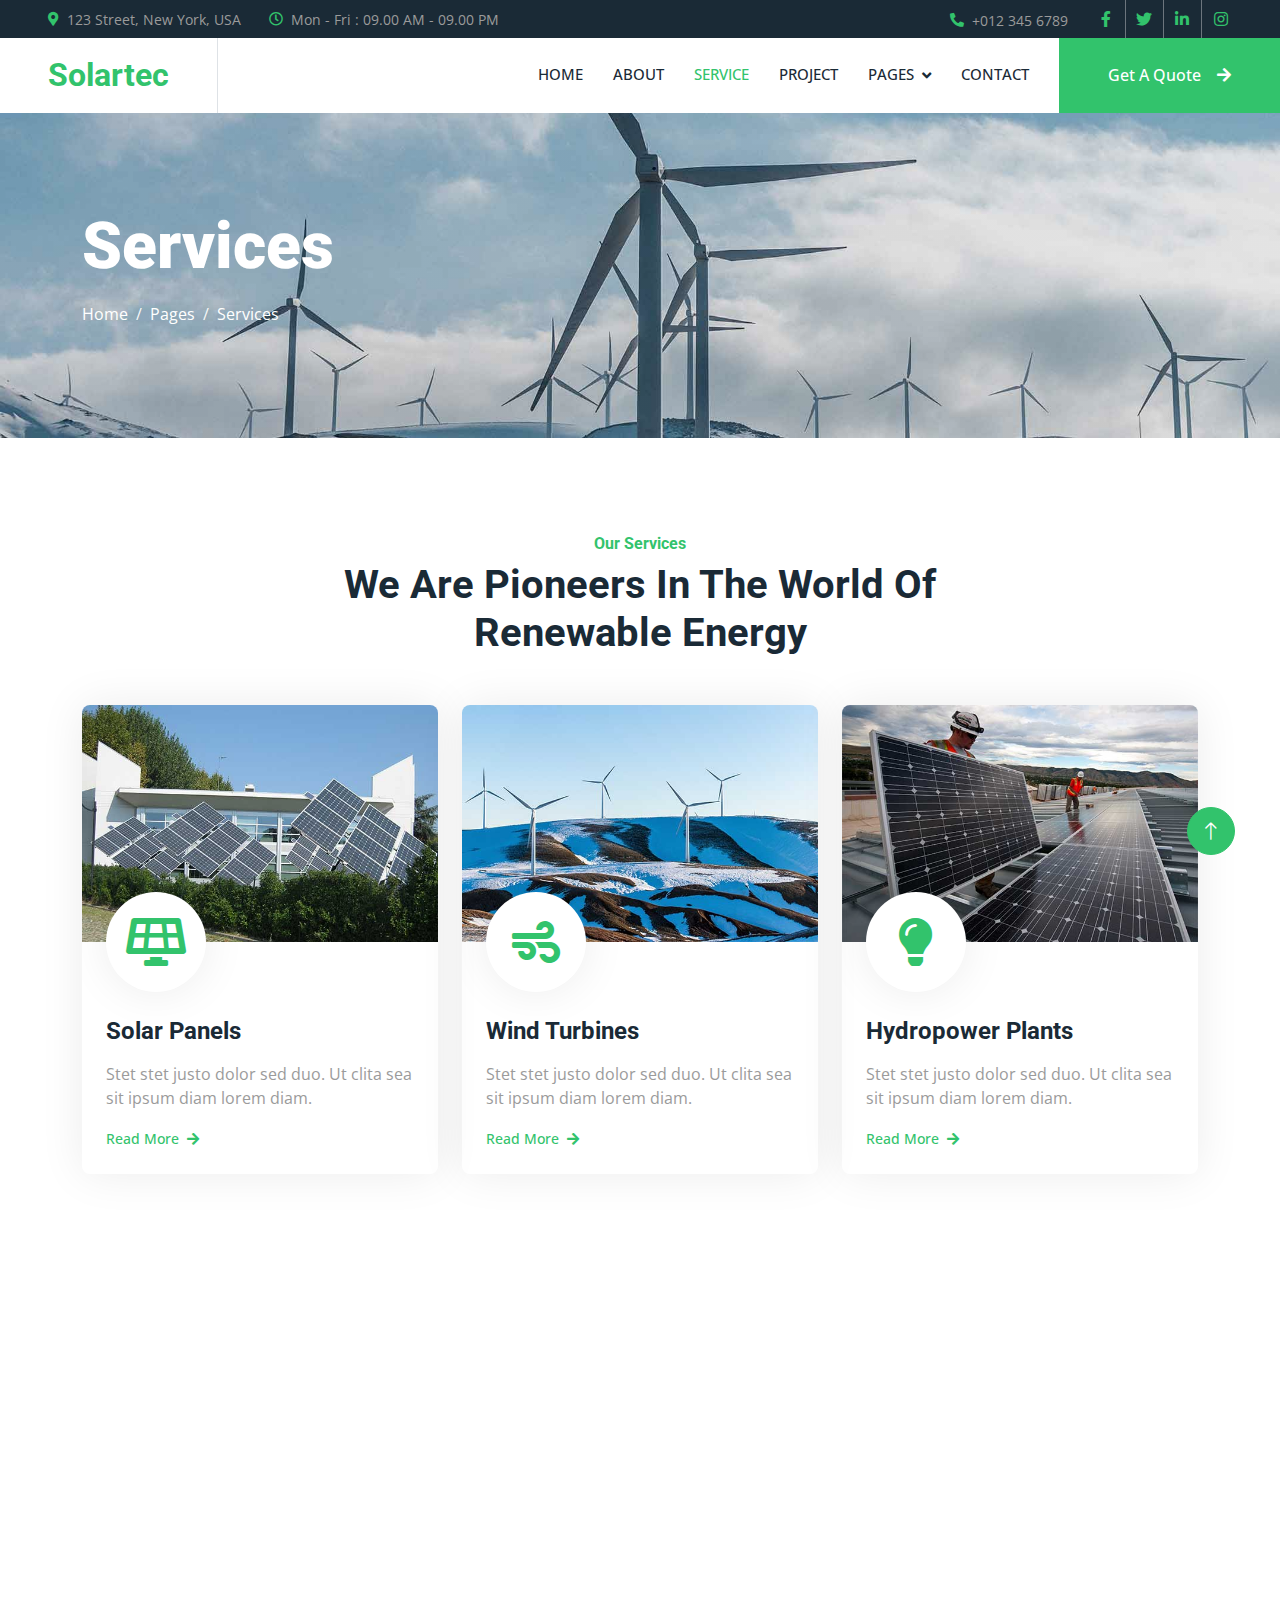
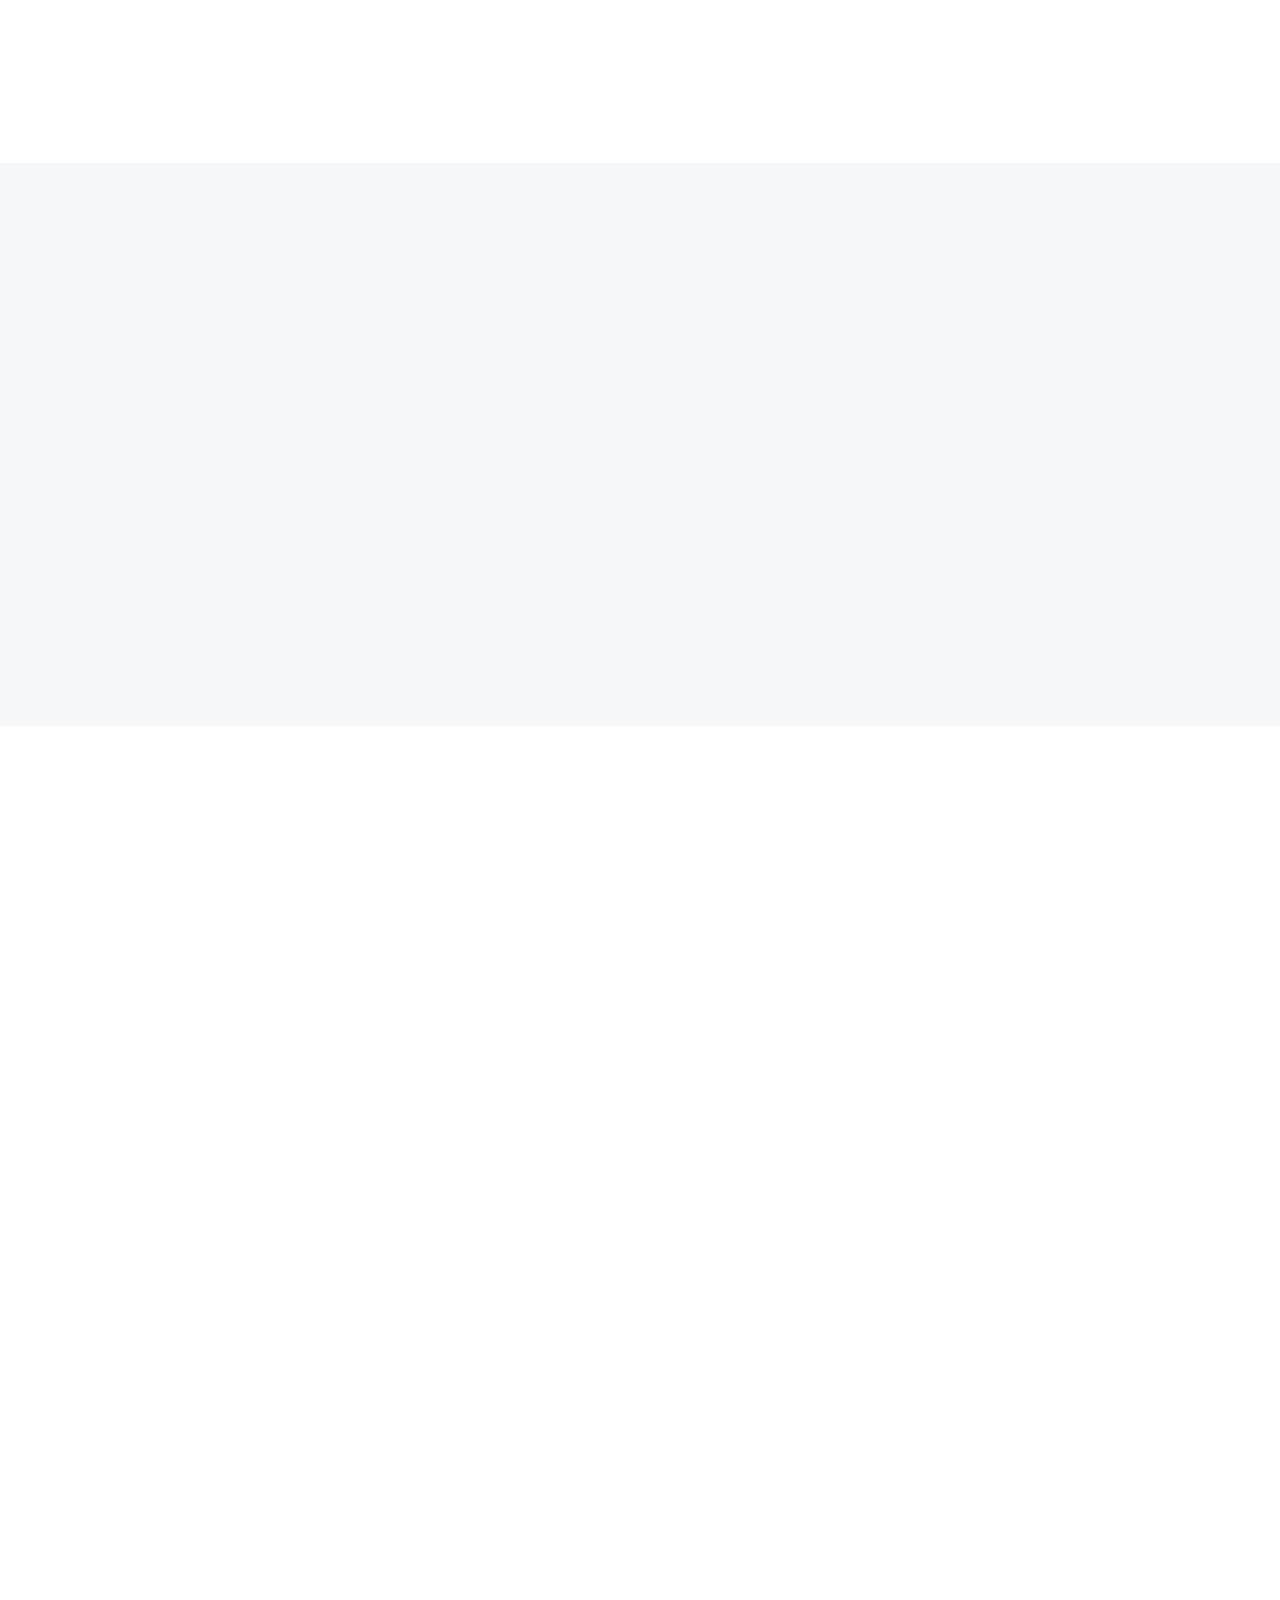
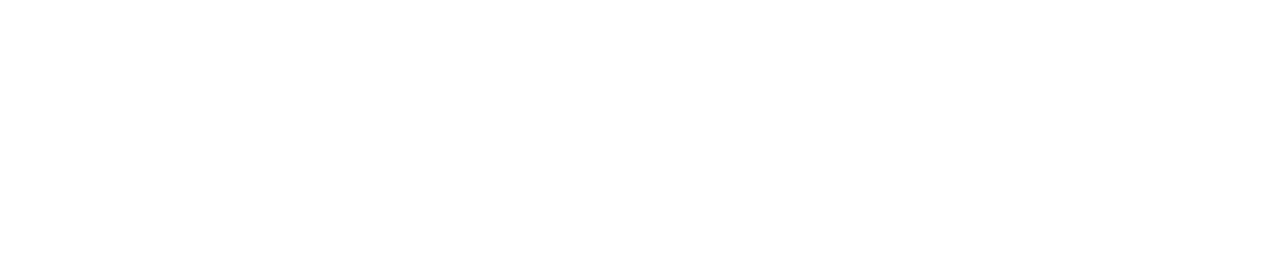
<file: service.html>
<!DOCTYPE html>
<html lang="en">

<head>
    <meta charset="utf-8">
    <title>Solartec - Renewable Energy Website Template</title>
    <meta content="width=device-width, initial-scale=1.0" name="viewport">
    <meta content="" name="keywords">
    <meta content="" name="description">

    <!-- Favicon -->
    <link href="img/favicon.ico" rel="icon">

    <!-- Google Web Fonts -->
    <link rel="preconnect" href="https://fonts.googleapis.com">
    <link rel="preconnect" href="https://fonts.gstatic.com" crossorigin>
    <link href="https://fonts.googleapis.com/css2?family=Open+Sans:wght@400;500&family=Roboto:wght@500;700;900&display=swap" rel="stylesheet"> 

    <!-- Icon Font Stylesheet -->
    <link href="https://cdnjs.cloudflare.com/ajax/libs/font-awesome/5.10.0/css/all.min.css" rel="stylesheet">
    <link href="https://cdn.jsdelivr.net/npm/bootstrap-icons@1.4.1/font/bootstrap-icons.css" rel="stylesheet">

    <!-- Libraries Stylesheet -->
    <link href="lib/animate/animate.min.css" rel="stylesheet">
    <link href="lib/owlcarousel/assets/owl.carousel.min.css" rel="stylesheet">
    <link href="lib/lightbox/css/lightbox.min.css" rel="stylesheet">

    <!-- Customized Bootstrap Stylesheet -->
    <link href="css/bootstrap.min.css" rel="stylesheet">

    <!-- Template Stylesheet -->
    <link href="css/style.css" rel="stylesheet">
</head>

<body>
    <!-- Spinner Start -->
    <div id="spinner" class="show bg-white position-fixed translate-middle w-100 vh-100 top-50 start-50 d-flex align-items-center justify-content-center">
        <div class="spinner-border text-primary" style="width: 3rem; height: 3rem;" role="status">
            <span class="sr-only">Loading...</span>
        </div>
    </div>
    <!-- Spinner End -->


    <!-- Topbar Start -->
    <div class="container-fluid bg-dark p-0">
        <div class="row gx-0 d-none d-lg-flex">
            <div class="col-lg-7 px-5 text-start">
                <div class="h-100 d-inline-flex align-items-center me-4">
                    <small class="fa fa-map-marker-alt text-primary me-2"></small>
                    <small>123 Street, New York, USA</small>
                </div>
                <div class="h-100 d-inline-flex align-items-center">
                    <small class="far fa-clock text-primary me-2"></small>
                    <small>Mon - Fri : 09.00 AM - 09.00 PM</small>
                </div>
            </div>
            <div class="col-lg-5 px-5 text-end">
                <div class="h-100 d-inline-flex align-items-center me-4">
                    <small class="fa fa-phone-alt text-primary me-2"></small>
                    <small>+012 345 6789</small>
                </div>
                <div class="h-100 d-inline-flex align-items-center mx-n2">
                    <a class="btn btn-square btn-link rounded-0 border-0 border-end border-secondary" href=""><i class="fab fa-facebook-f"></i></a>
                    <a class="btn btn-square btn-link rounded-0 border-0 border-end border-secondary" href=""><i class="fab fa-twitter"></i></a>
                    <a class="btn btn-square btn-link rounded-0 border-0 border-end border-secondary" href=""><i class="fab fa-linkedin-in"></i></a>
                    <a class="btn btn-square btn-link rounded-0" href=""><i class="fab fa-instagram"></i></a>
                </div>
            </div>
        </div>
    </div>
    <!-- Topbar End -->


    <!-- Navbar Start -->
    <nav class="navbar navbar-expand-lg bg-white navbar-light sticky-top p-0">
        <a href="index.html" class="navbar-brand d-flex align-items-center border-end px-4 px-lg-5">
            <h2 class="m-0 text-primary">Solartec</h2>
        </a>
        <button type="button" class="navbar-toggler me-4" data-bs-toggle="collapse" data-bs-target="#navbarCollapse">
            <span class="navbar-toggler-icon"></span>
        </button>
        <div class="collapse navbar-collapse" id="navbarCollapse">
            <div class="navbar-nav ms-auto p-4 p-lg-0">
                <a href="index.html" class="nav-item nav-link">Home</a>
                <a href="about.html" class="nav-item nav-link">About</a>
                <a href="service.html" class="nav-item nav-link active">Service</a>
                <a href="project.html" class="nav-item nav-link">Project</a>
                <div class="nav-item dropdown">
                    <a href="#" class="nav-link dropdown-toggle" data-bs-toggle="dropdown">Pages</a>
                    <div class="dropdown-menu bg-light m-0">
                        <a href="feature.html" class="dropdown-item">Feature</a>
                        <a href="quote.html" class="dropdown-item">Free Quote</a>
                        <a href="team.html" class="dropdown-item">Our Team</a>
                        <a href="testimonial.html" class="dropdown-item">Testimonial</a>
                        <a href="404.html" class="dropdown-item">404 Page</a>
                    </div>
                </div>
                <a href="contact.html" class="nav-item nav-link">Contact</a>
            </div>
            <a href="" class="btn btn-primary rounded-0 py-4 px-lg-5 d-none d-lg-block">Get A Quote<i class="fa fa-arrow-right ms-3"></i></a>
        </div>
    </nav>
    <!-- Navbar End -->


    <!-- Page Header Start -->
    <div class="container-fluid page-header py-5 mb-5">
        <div class="container py-5">
            <h1 class="display-3 text-white mb-3 animated slideInDown">Services</h1>
            <nav aria-label="breadcrumb animated slideInDown">
                <ol class="breadcrumb">
                    <li class="breadcrumb-item"><a class="text-white" href="#">Home</a></li>
                    <li class="breadcrumb-item"><a class="text-white" href="#">Pages</a></li>
                    <li class="breadcrumb-item text-white active" aria-current="page">Services</li>
                </ol>
            </nav>
        </div>
    </div>
    <!-- Page Header End -->


    <!-- Service Start -->
    <div class="container-xxl py-5">
        <div class="container">
            <div class="text-center mx-auto mb-5 wow fadeInUp" data-wow-delay="0.1s" style="max-width: 600px;">
                <h6 class="text-primary">Our Services</h6>
                <h1 class="mb-4">We Are Pioneers In The World Of Renewable Energy</h1>
            </div>
            <div class="row g-4">
                <div class="col-md-6 col-lg-4 wow fadeInUp" data-wow-delay="0.1s">
                    <div class="service-item rounded overflow-hidden">
                        <img class="img-fluid" src="img/img-600x400-1.jpg" alt="">
                        <div class="position-relative p-4 pt-0">
                            <div class="service-icon">
                                <i class="fa fa-solar-panel fa-3x"></i>
                            </div>
                            <h4 class="mb-3">Solar Panels</h4>
                            <p>Stet stet justo dolor sed duo. Ut clita sea sit ipsum diam lorem diam.</p>
                            <a class="small fw-medium" href="">Read More<i class="fa fa-arrow-right ms-2"></i></a>
                        </div>
                    </div>
                </div>
                <div class="col-md-6 col-lg-4 wow fadeInUp" data-wow-delay="0.3s">
                    <div class="service-item rounded overflow-hidden">
                        <img class="img-fluid" src="img/img-600x400-2.jpg" alt="">
                        <div class="position-relative p-4 pt-0">
                            <div class="service-icon">
                                <i class="fa fa-wind fa-3x"></i>
                            </div>
                            <h4 class="mb-3">Wind Turbines</h4>
                            <p>Stet stet justo dolor sed duo. Ut clita sea sit ipsum diam lorem diam.</p>
                            <a class="small fw-medium" href="">Read More<i class="fa fa-arrow-right ms-2"></i></a>
                        </div>
                    </div>
                </div>
                <div class="col-md-6 col-lg-4 wow fadeInUp" data-wow-delay="0.5s">
                    <div class="service-item rounded overflow-hidden">
                        <img class="img-fluid" src="img/img-600x400-3.jpg" alt="">
                        <div class="position-relative p-4 pt-0">
                            <div class="service-icon">
                                <i class="fa fa-lightbulb fa-3x"></i>
                            </div>
                            <h4 class="mb-3">Hydropower Plants</h4>
                            <p>Stet stet justo dolor sed duo. Ut clita sea sit ipsum diam lorem diam.</p>
                            <a class="small fw-medium" href="">Read More<i class="fa fa-arrow-right ms-2"></i></a>
                        </div>
                    </div>
                </div>
                <div class="col-md-6 col-lg-4 wow fadeInUp" data-wow-delay="0.1s">
                    <div class="service-item rounded overflow-hidden">
                        <img class="img-fluid" src="img/img-600x400-4.jpg" alt="">
                        <div class="position-relative p-4 pt-0">
                            <div class="service-icon">
                                <i class="fa fa-solar-panel fa-3x"></i>
                            </div>
                            <h4 class="mb-3">Solar Panels</h4>
                            <p>Stet stet justo dolor sed duo. Ut clita sea sit ipsum diam lorem diam.</p>
                            <a class="small fw-medium" href="">Read More<i class="fa fa-arrow-right ms-2"></i></a>
                        </div>
                    </div>
                </div>
                <div class="col-md-6 col-lg-4 wow fadeInUp" data-wow-delay="0.3s">
                    <div class="service-item rounded overflow-hidden">
                        <img class="img-fluid" src="img/img-600x400-5.jpg" alt="">
                        <div class="position-relative p-4 pt-0">
                            <div class="service-icon">
                                <i class="fa fa-wind fa-3x"></i>
                            </div>
                            <h4 class="mb-3">Wind Turbines</h4>
                            <p>Stet stet justo dolor sed duo. Ut clita sea sit ipsum diam lorem diam.</p>
                            <a class="small fw-medium" href="">Read More<i class="fa fa-arrow-right ms-2"></i></a>
                        </div>
                    </div>
                </div>
                <div class="col-md-6 col-lg-4 wow fadeInUp" data-wow-delay="0.5s">
                    <div class="service-item rounded overflow-hidden">
                        <img class="img-fluid" src="img/img-600x400-6.jpg" alt="">
                        <div class="position-relative p-4 pt-0">
                            <div class="service-icon">
                                <i class="fa fa-lightbulb fa-3x"></i>
                            </div>
                            <h4 class="mb-3">Hydropower Plants</h4>
                            <p>Stet stet justo dolor sed duo. Ut clita sea sit ipsum diam lorem diam.</p>
                            <a class="small fw-medium" href="">Read More<i class="fa fa-arrow-right ms-2"></i></a>
                        </div>
                    </div>
                </div>
            </div>
        </div>
    </div>
    <!-- Service End -->


    <!-- Feature Start -->
    <div class="container-fluid bg-light overflow-hidden my-5 px-lg-0">
        <div class="container feature px-lg-0">
            <div class="row g-0 mx-lg-0">
                <div class="col-lg-6 feature-text py-5 wow fadeIn" data-wow-delay="0.1s">
                    <div class="p-lg-5 ps-lg-0">
                        <h6 class="text-primary">Why Choose Us!</h6>
                        <h1 class="mb-4">Complete Commercial & Residential Solar Systems</h1>
                        <p class="mb-4 pb-2">Tempor erat elitr rebum at clita. Diam dolor diam ipsum sit. Aliqu diam amet diam et eos. Clita erat ipsum et lorem et sit, sed stet lorem sit clita duo justo erat amet</p>
                        <div class="row g-4">
                            <div class="col-6">
                                <div class="d-flex align-items-center">
                                    <div class="btn-lg-square bg-primary rounded-circle">
                                        <i class="fa fa-check text-white"></i>
                                    </div>
                                    <div class="ms-4">
                                        <p class="mb-0">Quality</p>
                                        <h5 class="mb-0">Services</h5>
                                    </div>
                                </div>
                            </div>
                            <div class="col-6">
                                <div class="d-flex align-items-center">
                                    <div class="btn-lg-square bg-primary rounded-circle">
                                        <i class="fa fa-user-check text-white"></i>
                                    </div>
                                    <div class="ms-4">
                                        <p class="mb-0">Expert</p>
                                        <h5 class="mb-0">Workers</h5>
                                    </div>
                                </div>
                            </div>
                            <div class="col-6">
                                <div class="d-flex align-items-center">
                                    <div class="btn-lg-square bg-primary rounded-circle">
                                        <i class="fa fa-drafting-compass text-white"></i>
                                    </div>
                                    <div class="ms-4">
                                        <p class="mb-0">Free</p>
                                        <h5 class="mb-0">Consultation</h5>
                                    </div>
                                </div>
                            </div>
                            <div class="col-6">
                                <div class="d-flex align-items-center">
                                    <div class="btn-lg-square bg-primary rounded-circle">
                                        <i class="fa fa-headphones text-white"></i>
                                    </div>
                                    <div class="ms-4">
                                        <p class="mb-0">Customer</p>
                                        <h5 class="mb-0">Support</h5>
                                    </div>
                                </div>
                            </div>
                        </div>
                    </div>
                </div>
                <div class="col-lg-6 pe-lg-0 wow fadeIn" data-wow-delay="0.5s" style="min-height: 400px;">
                    <div class="position-relative h-100">
                        <img class="position-absolute img-fluid w-100 h-100" src="img/feature.jpg" style="object-fit: cover;" alt="">
                    </div>
                </div>
            </div>
        </div>
    </div>
    <!-- Feature End -->


    <!-- Testimonial Start -->
    <div class="container-xxl py-5">
        <div class="container">
            <div class="text-center mx-auto mb-5 wow fadeInUp" data-wow-delay="0.1s" style="max-width: 600px;">
                <h6 class="text-primary">Testimonial</h6>
                <h1 class="mb-4">What Our Clients Say!</h1>
            </div>
            <div class="owl-carousel testimonial-carousel wow fadeInUp" data-wow-delay="0.1s">
                <div class="testimonial-item text-center">
                    <div class="testimonial-img position-relative">
                        <img class="img-fluid rounded-circle mx-auto mb-5" src="img/testimonial-1.jpg">
                        <div class="btn-square bg-primary rounded-circle">
                            <i class="fa fa-quote-left text-white"></i>
                        </div>
                    </div>
                    <div class="testimonial-text text-center rounded p-4">
                        <p>Clita clita tempor justo dolor ipsum amet kasd amet duo justo duo duo labore sed sed. Magna ut diam sit et amet stet eos sed clita erat magna elitr erat sit sit erat at rebum justo sea clita.</p>
                        <h5 class="mb-1">Client Name</h5>
                        <span class="fst-italic">Profession</span>
                    </div>
                </div>
                <div class="testimonial-item text-center">
                    <div class="testimonial-img position-relative">
                        <img class="img-fluid rounded-circle mx-auto mb-5" src="img/testimonial-2.jpg">
                        <div class="btn-square bg-primary rounded-circle">
                            <i class="fa fa-quote-left text-white"></i>
                        </div>
                    </div>
                    <div class="testimonial-text text-center rounded p-4">
                        <p>Clita clita tempor justo dolor ipsum amet kasd amet duo justo duo duo labore sed sed. Magna ut diam sit et amet stet eos sed clita erat magna elitr erat sit sit erat at rebum justo sea clita.</p>
                        <h5 class="mb-1">Client Name</h5>
                        <span class="fst-italic">Profession</span>
                    </div>
                </div>
                <div class="testimonial-item text-center">
                    <div class="testimonial-img position-relative">
                        <img class="img-fluid rounded-circle mx-auto mb-5" src="img/testimonial-3.jpg">
                        <div class="btn-square bg-primary rounded-circle">
                            <i class="fa fa-quote-left text-white"></i>
                        </div>
                    </div>
                    <div class="testimonial-text text-center rounded p-4">
                        <p>Clita clita tempor justo dolor ipsum amet kasd amet duo justo duo duo labore sed sed. Magna ut diam sit et amet stet eos sed clita erat magna elitr erat sit sit erat at rebum justo sea clita.</p>
                        <h5 class="mb-1">Client Name</h5>
                        <span class="fst-italic">Profession</span>
                    </div>
                </div>
            </div>
        </div>
    </div>
    <!-- Testimonial End -->
        

    <!-- Footer Start -->
    <div class="container-fluid bg-dark text-body footer mt-5 pt-5 wow fadeIn" data-wow-delay="0.1s">
        <div class="container py-5">
            <div class="row g-5">
                <div class="col-lg-3 col-md-6">
                    <h5 class="text-white mb-4">Address</h5>
                    <p class="mb-2"><i class="fa fa-map-marker-alt me-3"></i>123 Street, New York, USA</p>
                    <p class="mb-2"><i class="fa fa-phone-alt me-3"></i>+012 345 67890</p>
                    <p class="mb-2"><i class="fa fa-envelope me-3"></i>info@example.com</p>
                    <div class="d-flex pt-2">
                        <a class="btn btn-square btn-outline-light btn-social" href=""><i class="fab fa-twitter"></i></a>
                        <a class="btn btn-square btn-outline-light btn-social" href=""><i class="fab fa-facebook-f"></i></a>
                        <a class="btn btn-square btn-outline-light btn-social" href=""><i class="fab fa-youtube"></i></a>
                        <a class="btn btn-square btn-outline-light btn-social" href=""><i class="fab fa-linkedin-in"></i></a>
                    </div>
                </div>
                <div class="col-lg-3 col-md-6">
                    <h5 class="text-white mb-4">Quick Links</h5>
                    <a class="btn btn-link" href="">About Us</a>
                    <a class="btn btn-link" href="">Contact Us</a>
                    <a class="btn btn-link" href="">Our Services</a>
                    <a class="btn btn-link" href="">Terms & Condition</a>
                    <a class="btn btn-link" href="">Support</a>
                </div>
                <div class="col-lg-3 col-md-6">
                    <h5 class="text-white mb-4">Project Gallery</h5>
                    <div class="row g-2">
                        <div class="col-4">
                            <img class="img-fluid rounded" src="img/gallery-1.jpg" alt="">
                        </div>
                        <div class="col-4">
                            <img class="img-fluid rounded" src="img/gallery-2.jpg" alt="">
                        </div>
                        <div class="col-4">
                            <img class="img-fluid rounded" src="img/gallery-3.jpg" alt="">
                        </div>
                        <div class="col-4">
                            <img class="img-fluid rounded" src="img/gallery-4.jpg" alt="">
                        </div>
                        <div class="col-4">
                            <img class="img-fluid rounded" src="img/gallery-5.jpg" alt="">
                        </div>
                        <div class="col-4">
                            <img class="img-fluid rounded" src="img/gallery-6.jpg" alt="">
                        </div>
                    </div>
                </div>
                <div class="col-lg-3 col-md-6">
                    <h5 class="text-white mb-4">Newsletter</h5>
                    <p>Dolor amet sit justo amet elitr clita ipsum elitr est.</p>
                    <div class="position-relative mx-auto" style="max-width: 400px;">
                        <input class="form-control border-0 w-100 py-3 ps-4 pe-5" type="text" placeholder="Your email">
                        <button type="button" class="btn btn-primary py-2 position-absolute top-0 end-0 mt-2 me-2">SignUp</button>
                    </div>
                </div>
            </div>
        </div>
        <div class="container">
            <div class="copyright">
                <div class="row">
                    <div class="col-md-6 text-center text-md-start mb-3 mb-md-0">
                        &copy; <a href="#">Your Site Name</a>, All Right Reserved.
                    </div>
                    <div class="col-md-6 text-center text-md-end">
                        <!--/*** This template is free as long as you keep the footer author’s credit link/attribution link/backlink. If you'd like to use the template without the footer author’s credit link/attribution link/backlink, you can purchase the Credit Removal License from "https://htmlcodex.com/credit-removal". Thank you for your support. ***/-->
                        Designed By <a href="https://htmlcodex.com">HTML Codex</a>
                        <br>Distributed By <a href="https://themewagon.com" target="_blank">ThemeWagon</a>
                    </div>
                </div>
            </div>
        </div>
    </div>
    <!-- Footer End -->


    <!-- Back to Top -->
    <a href="#" class="btn btn-lg btn-primary btn-lg-square rounded-circle back-to-top"><i class="bi bi-arrow-up"></i></a>


    <!-- JavaScript Libraries -->
    <script src="https://code.jquery.com/jquery-3.4.1.min.js"></script>
    <script src="https://cdn.jsdelivr.net/npm/bootstrap@5.0.0/dist/js/bootstrap.bundle.min.js"></script>
    <script src="lib/wow/wow.min.js"></script>
    <script src="lib/easing/easing.min.js"></script>
    <script src="lib/waypoints/waypoints.min.js"></script>
    <script src="lib/counterup/counterup.min.js"></script>
    <script src="lib/owlcarousel/owl.carousel.min.js"></script>
    <script src="lib/isotope/isotope.pkgd.min.js"></script>
    <script src="lib/lightbox/js/lightbox.min.js"></script>

    <!-- Template Javascript -->
    <script src="js/main.js"></script>
</body>

</html>
</file>
<file: css/style.css>
/********** Template CSS **********/
:root {
    --primary: #32C36C;
    --light: #F6F7F8;
    --dark: #1A2A36;
}

.fw-medium {
    font-weight: 500 !important;
}

.fw-bold {
    font-weight: 700 !important;
}

.fw-black {
    font-weight: 900 !important;
}

.back-to-top {
    position: fixed;
    display: none;
    right: 45px;
    bottom: 45px;
    z-index: 99;
}


/*** Spinner ***/
#spinner {
    opacity: 0;
    visibility: hidden;
    transition: opacity .5s ease-out, visibility 0s linear .5s;
    z-index: 99999;
}

#spinner.show {
    transition: opacity .5s ease-out, visibility 0s linear 0s;
    visibility: visible;
    opacity: 1;
}


/*** Button ***/
.btn {
    font-weight: 500;
    transition: .5s;
}

.btn.btn-primary,
.btn.btn-outline-primary:hover {
    color: #FFFFFF;
}

.btn-square {
    width: 38px;
    height: 38px;
}

.btn-sm-square {
    width: 32px;
    height: 32px;
}

.btn-lg-square {
    width: 48px;
    height: 48px;
}

.btn-square,
.btn-sm-square,
.btn-lg-square {
    padding: 0;
    display: flex;
    align-items: center;
    justify-content: center;
    font-weight: normal;
}

/*** Navbar ***/
.navbar.sticky-top {
    top: -100px;
    transition: .5s;
}

.navbar .navbar-brand,
.navbar a.btn {
    height: 75px;
}

.navbar .navbar-nav .nav-link {
    margin-right: 30px;
    padding: 25px 0;
    color: var(--dark);
    font-size: 15px;
    font-weight: 500;
    text-transform: uppercase;
    outline: none;
}

.navbar .navbar-nav .nav-link:hover,
.navbar .navbar-nav .nav-link.active {
    color: var(--primary);
}

.navbar .dropdown-toggle::after {
    border: none;
    content: "\f107";
    font-family: "Font Awesome 5 Free";
    font-weight: 900;
    vertical-align: middle;
    margin-left: 8px;
}

@media (max-width: 991.98px) {
    .navbar .navbar-nav .nav-link  {
        margin-right: 0;
        padding: 10px 0;
    }

    .navbar .navbar-nav {
        border-top: 1px solid #EEEEEE;
    }
}

@media (min-width: 992px) {
    .navbar .nav-item .dropdown-menu {
        display: block;
        border: none;
        margin-top: 0;
        top: 150%;
        opacity: 0;
        visibility: hidden;
        transition: .5s;
    }

    .navbar .nav-item:hover .dropdown-menu {
        top: 100%;
        visibility: visible;
        transition: .5s;
        opacity: 1;
    }
}


/*** Header ***/
.owl-carousel-inner {
    position: absolute;
    width: 100%;
    height: 100%;
    top: 0;
    left: 0;
    display: flex;
    align-items: center;
    background: rgba(0, 0, 0, .1);
}

@media (max-width: 768px) {
    .header-carousel .owl-carousel-item {
        position: relative;
        min-height: 500px;
    }

    .header-carousel .owl-carousel-item img {
        position: absolute;
        width: 100%;
        height: 100%;
        object-fit: cover;
    }

    .header-carousel .owl-carousel-item p {
        font-size: 16px !important;
    }
}

.header-carousel .owl-dots {
    position: absolute;
    width: 60px;
    height: 100%;
    top: 0;
    right: 30px;
    display: flex;
    flex-direction: column;
    align-items: center;
    justify-content: center;
}

.header-carousel .owl-dots .owl-dot {
    position: relative;
    width: 45px;
    height: 45px;
    margin: 5px 0;
    background: #FFFFFF;
    box-shadow: 0 0 30px rgba(255, 255, 255, .9);
    border-radius: 45px;
    transition: .5s;
}

.header-carousel .owl-dots .owl-dot.active {
    width: 60px;
    height: 60px;
}

.header-carousel .owl-dots .owl-dot img {
    position: absolute;
    width: 100%;
    height: 100%;
    object-fit: cover;
    padding: 2px;
    border-radius: 45px;
    transition: .5s;
}

.page-header {
    background: linear-gradient(rgba(0, 0, 0, .1), rgba(0, 0, 0, .1)), url(../img/carousel-1.jpg) center center no-repeat;
    background-size: cover;
}

.breadcrumb-item + .breadcrumb-item::before {
    color: var(--light);
}


/*** About ***/
@media (min-width: 992px) {
    .container.about {
        max-width: 100% !important;
    }

    .about-text  {
        padding-right: calc(((100% - 960px) / 2) + .75rem);
    }
}

@media (min-width: 1200px) {
    .about-text  {
        padding-right: calc(((100% - 1140px) / 2) + .75rem);
    }
}

@media (min-width: 1400px) {
    .about-text  {
        padding-right: calc(((100% - 1320px) / 2) + .75rem);
    }
}


/*** Service ***/
.service-item {
    box-shadow: 0 0 45px rgba(0, 0, 0, .08);
}

.service-icon {
    position: relative;
    margin: -50px 0 25px 0;
    width: 100px;
    height: 100px;
    display: flex;
    align-items: center;
    justify-content: center;
    color: var(--primary);
    background: #FFFFFF;
    border-radius: 100px;
    box-shadow: 0 0 45px rgba(0, 0, 0, .08);
    transition: .5s;
}

.service-item:hover .service-icon {
    color: #FFFFFF;
    background: var(--primary);
}


/*** Feature ***/
@media (min-width: 992px) {
    .container.feature {
        max-width: 100% !important;
    }

    .feature-text  {
        padding-left: calc(((100% - 960px) / 2) + .75rem);
    }
}

@media (min-width: 1200px) {
    .feature-text  {
        padding-left: calc(((100% - 1140px) / 2) + .75rem);
    }
}

@media (min-width: 1400px) {
    .feature-text  {
        padding-left: calc(((100% - 1320px) / 2) + .75rem);
    }
}


/*** Project Portfolio ***/
#portfolio-flters li {
    display: inline-block;
    font-weight: 500;
    color: var(--dark);
    cursor: pointer;
    transition: .5s;
    border-bottom: 2px solid transparent;
}

#portfolio-flters li:hover,
#portfolio-flters li.active {
    color: var(--primary);
    border-color: var(--primary);
}

.portfolio-img {
    position: relative;
}

.portfolio-img::before,
.portfolio-img::after {
    position: absolute;
    content: "";
    width: 0;
    height: 100%;
    top: 0;
    background: var(--dark);
    transition: .5s;
}

.portfolio-img::before {
    left: 50%;
}

.portfolio-img::after {
    right: 50%;
}

.portfolio-item:hover .portfolio-img::before {
    width: 51%;
    left: 0;
}

.portfolio-item:hover .portfolio-img::after {
    width: 51%;
    right: 0;
}

.portfolio-btn {
    position: absolute;
    top: 0;
    left: 0;
    width: 100%;
    height: 100%;
    display: flex;
    align-items: center;
    justify-content: center;
    opacity: 0;
    z-index: 1;
    transition: .5s;
}

.portfolio-item:hover .portfolio-btn {
    opacity: 1;
    transition-delay: .3s;
}


/*** Quote ***/
@media (min-width: 992px) {
    .container.quote {
        max-width: 100% !important;
    }

    .quote-text  {
        padding-right: calc(((100% - 960px) / 2) + .75rem);
    }
}

@media (min-width: 1200px) {
    .quote-text  {
        padding-right: calc(((100% - 1140px) / 2) + .75rem);
    }
}

@media (min-width: 1400px) {
    .quote-text  {
        padding-right: calc(((100% - 1320px) / 2) + .75rem);
    }
}


/*** Team ***/
.team-item {
    box-shadow: 0 0 45px rgba(0, 0, 0, .08);
}

.team-item img {
    border-radius: 8px 60px 0 0;
}

.team-item .team-social {
    display: flex;
    flex-direction: column;
    align-items: center;
    justify-content: flex-end;
    background: #FFFFFF;
    transition: .5s;
}


/*** Testimonial ***/
.testimonial-carousel::before {
    position: absolute;
    content: "";
    top: 0;
    left: 0;
    height: 100%;
    width: 0;
    background: linear-gradient(to right, rgba(255, 255, 255, 1) 0%, rgba(255, 255, 255, 0) 100%);
    z-index: 1;
}

.testimonial-carousel::after {
    position: absolute;
    content: "";
    top: 0;
    right: 0;
    height: 100%;
    width: 0;
    background: linear-gradient(to left, rgba(255, 255, 255, 1) 0%, rgba(255, 255, 255, 0) 100%);
    z-index: 1;
}

@media (min-width: 768px) {
    .testimonial-carousel::before,
    .testimonial-carousel::after {
        width: 200px;
    }
}

@media (min-width: 992px) {
    .testimonial-carousel::before,
    .testimonial-carousel::after {
        width: 300px;
    }
}

.testimonial-carousel .owl-nav {
    position: absolute;
    width: 350px;
    top: 20px;
    left: 50%;
    transform: translateX(-50%);
    display: flex;
    justify-content: space-between;
    opacity: 0;
    transition: .5s;
    z-index: 1;
}

.testimonial-carousel:hover .owl-nav {
    width: 300px;
    opacity: 1;
}

.testimonial-carousel .owl-nav .owl-prev,
.testimonial-carousel .owl-nav .owl-next {
    position: relative;
    color: var(--primary);
    font-size: 45px;
    transition: .5s;
}

.testimonial-carousel .owl-nav .owl-prev:hover,
.testimonial-carousel .owl-nav .owl-next:hover {
    color: var(--dark);
}

.testimonial-carousel .testimonial-img img {
    width: 100px;
    height: 100px;
}

.testimonial-carousel .testimonial-img .btn-square {
    position: absolute;
    bottom: -19px;
    left: 50%;
    transform: translateX(-50%);
}

.testimonial-carousel .owl-item .testimonial-text {
    margin-bottom: 30px;
    box-shadow: 0 0 45px rgba(0, 0, 0, .08);
    transform: scale(.8);
    transition: .5s;
}

.testimonial-carousel .owl-item.center .testimonial-text {
    transform: scale(1);
}


/*** Contact ***/
@media (min-width: 992px) {
    .container.contact {
        max-width: 100% !important;
    }

    .contact-text  {
        padding-left: calc(((100% - 960px) / 2) + .75rem);
    }
}

@media (min-width: 1200px) {
    .contact-text  {
        padding-left: calc(((100% - 1140px) / 2) + .75rem);
    }
}

@media (min-width: 1400px) {
    .contact-text  {
        padding-left: calc(((100% - 1320px) / 2) + .75rem);
    }
}


/*** Footer ***/
.footer .btn.btn-social {
    margin-right: 5px;
    color: #9B9B9B;
    border: 1px solid #9B9B9B;
    border-radius: 38px;
    transition: .3s;
}

.footer .btn.btn-social:hover {
    color: var(--primary);
    border-color: var(--light);
}

.footer .btn.btn-link {
    display: block;
    margin-bottom: 5px;
    padding: 0;
    text-align: left;
    color: #9B9B9B;
    font-weight: normal;
    text-transform: capitalize;
    transition: .3s;
}

.footer .btn.btn-link::before {
    position: relative;
    content: "\f105";
    font-family: "Font Awesome 5 Free";
    font-weight: 900;
    margin-right: 10px;
}

.footer .btn.btn-link:hover {
    color: #FFFFFF;
    letter-spacing: 1px;
    box-shadow: none;
}

.footer .copyright {
    padding: 25px 0;
    border-top: 1px solid rgba(256, 256, 256, .1);
}

.footer .copyright a {
    color: var(--light);
}

.footer .copyright a:hover {
    color: var(--primary);
}
.box{
    background-color: #1A2A36;

}
</file>
